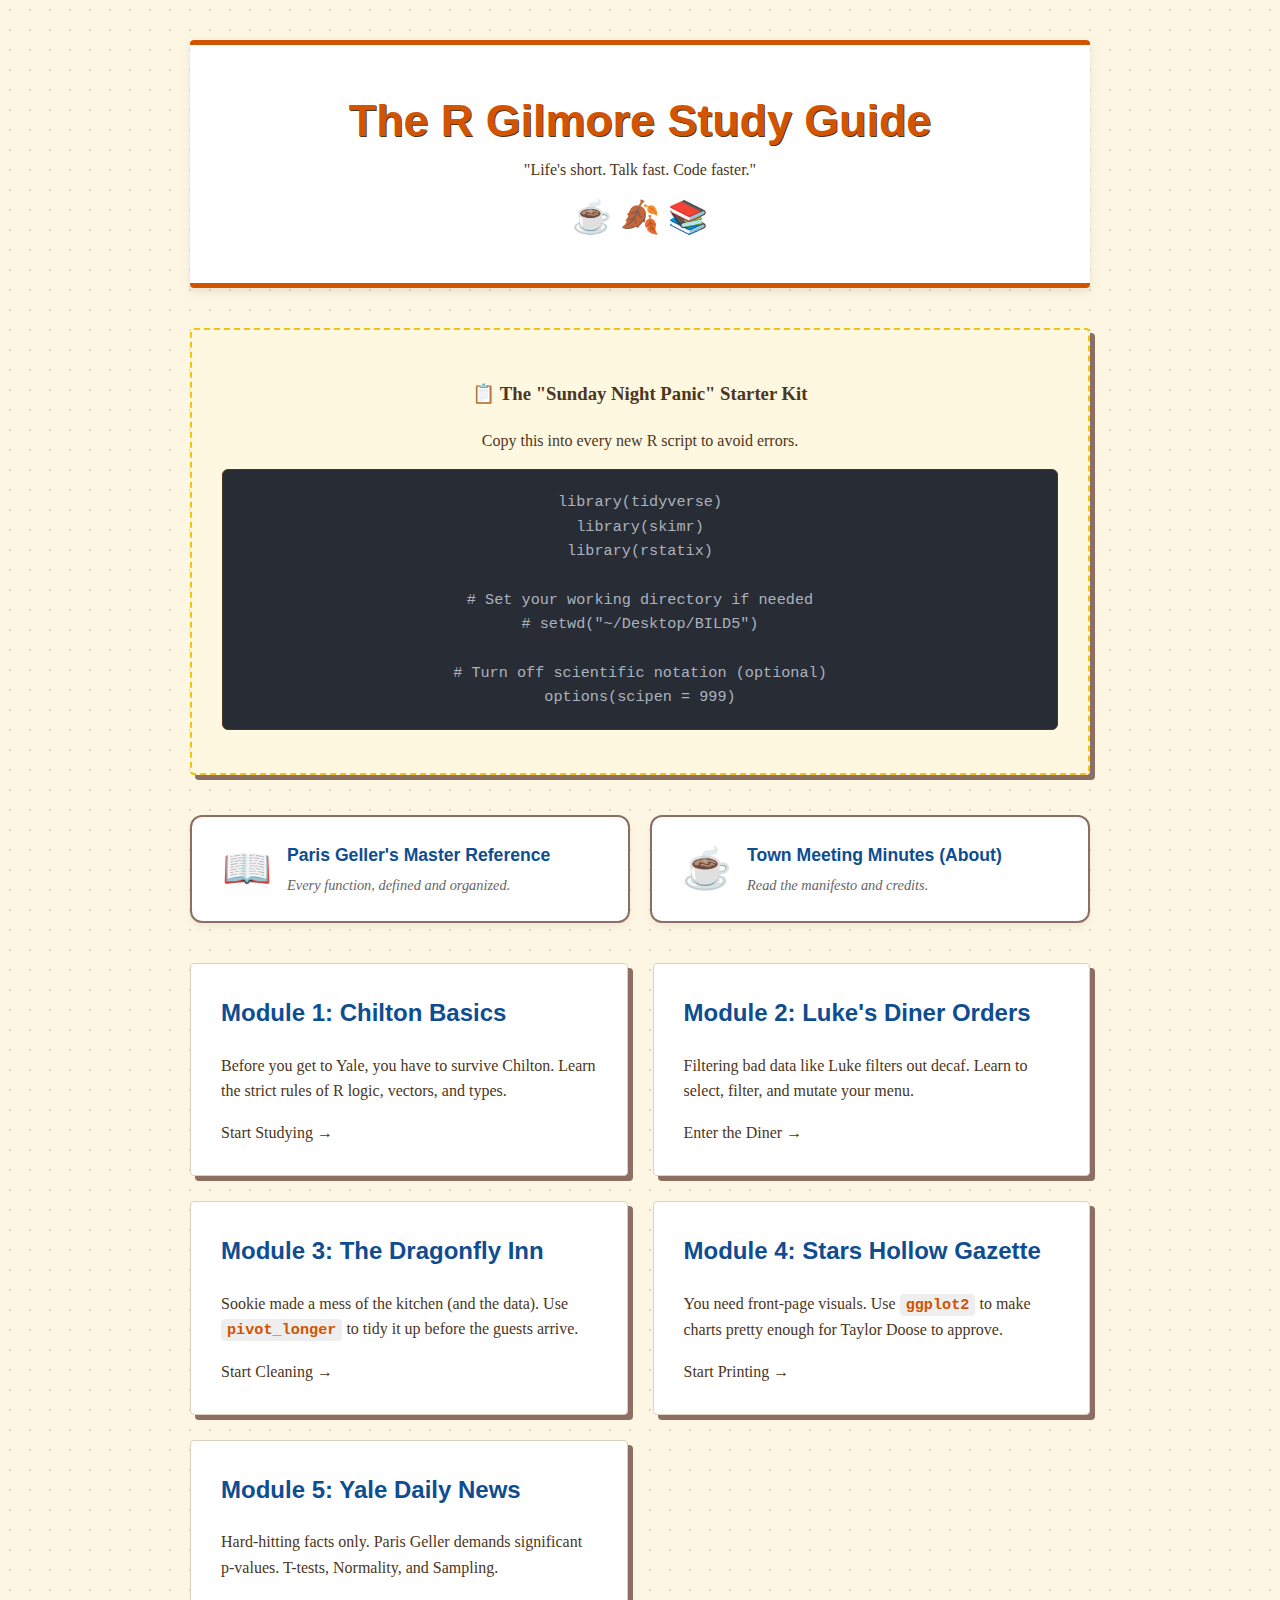
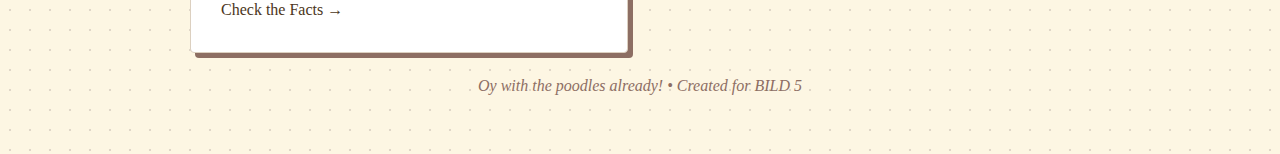
<file: index.html>
<!DOCTYPE html>
<html lang="en">
<head>
    <meta charset="UTF-8">
    <meta name="viewport" content="width=device-width, initial-scale=1.0">
    <title>The R Gilmore Study Guide</title>
    <link rel="stylesheet" href="style.css">
</head>
<body>

<header>
    <h1>The R Gilmore Study Guide</h1>
    <div class="subtitle">"Life's short. Talk fast. Code faster."</div>
    <div style="margin-top: 10px; font-size: 2em;">☕ 🍂 📚</div>
</header>
<div class="concept-card" style="text-align: center; background: #fff8e1; border: 2px dashed var(--luke-yellow);">
    <h3>📋 The "Sunday Night Panic" Starter Kit</h3>
    <p>Copy this into every new R script to avoid errors.</p>
    <pre><code>library(tidyverse)
library(skimr)
library(rstatix)

# Set your working directory if needed
# setwd("~/Desktop/BILD5")

# Turn off scientific notation (optional)
options(scipen = 999)</code></pre>
</div>
<div class="town-square-menu">

    <a href="reference.html" class="town-menu-item">
        <span class="menu-icon">📖</span>
        <div class="menu-text">
            <h3>Paris Geller's Master Reference</h3>
            <p>Every function, defined and organized.</p>
        </div>
    </a>

    <a href="about.html" class="town-menu-item">
        <span class="menu-icon">☕</span>
        <div class="menu-text">
            <h3>Town Meeting Minutes (About)</h3>
            <p>Read the manifesto and credits.</p>
        </div>
    </a>

</div>
<div class="module-grid">
    <a href="basics.html" class="module-card">
        <h2>Module 1: Chilton Basics</h2>
        <p>Before you get to Yale, you have to survive Chilton. Learn the strict rules of R logic, vectors, and types.</p>
        <span class="start-btn">Start Studying &rarr;</span>
    </a>

    <a href="wrangling.html" class="module-card">
        <h2>Module 2: Luke's Diner Orders</h2>
        <p>Filtering bad data like Luke filters out decaf. Learn to select, filter, and mutate your menu.</p>
        <span class="start-btn">Enter the Diner &rarr;</span>
    </a>

    <a href="tidying.html" class="module-card">
        <h2>Module 3: The Dragonfly Inn</h2>
        <p>Sookie made a mess of the kitchen (and the data). Use <code>pivot_longer</code> to tidy it up before the guests arrive.</p>
        <span class="start-btn">Start Cleaning &rarr;</span>
    </a>

    <a href="visualization.html" class="module-card">
        <h2>Module 4: Stars Hollow Gazette</h2>
        <p>You need front-page visuals. Use <code>ggplot2</code> to make charts pretty enough for Taylor Doose to approve.</p>
        <span class="start-btn">Start Printing &rarr;</span>
    </a>

    <a href="statistics.html" class="module-card">
        <h2>Module 5: Yale Daily News</h2>
        <p>Hard-hitting facts only. Paris Geller demands significant p-values. T-tests, Normality, and Sampling.</p>
        <span class="start-btn">Check the Facts &rarr;</span>
    </a>
</div>

<footer style="text-align: center; margin-top: 20px; color: #8d6e63; font-style: italic;">
    <p>Oy with the poodles already! • Created for BILD 5</p>
</footer>
</body>
</html>
</file>
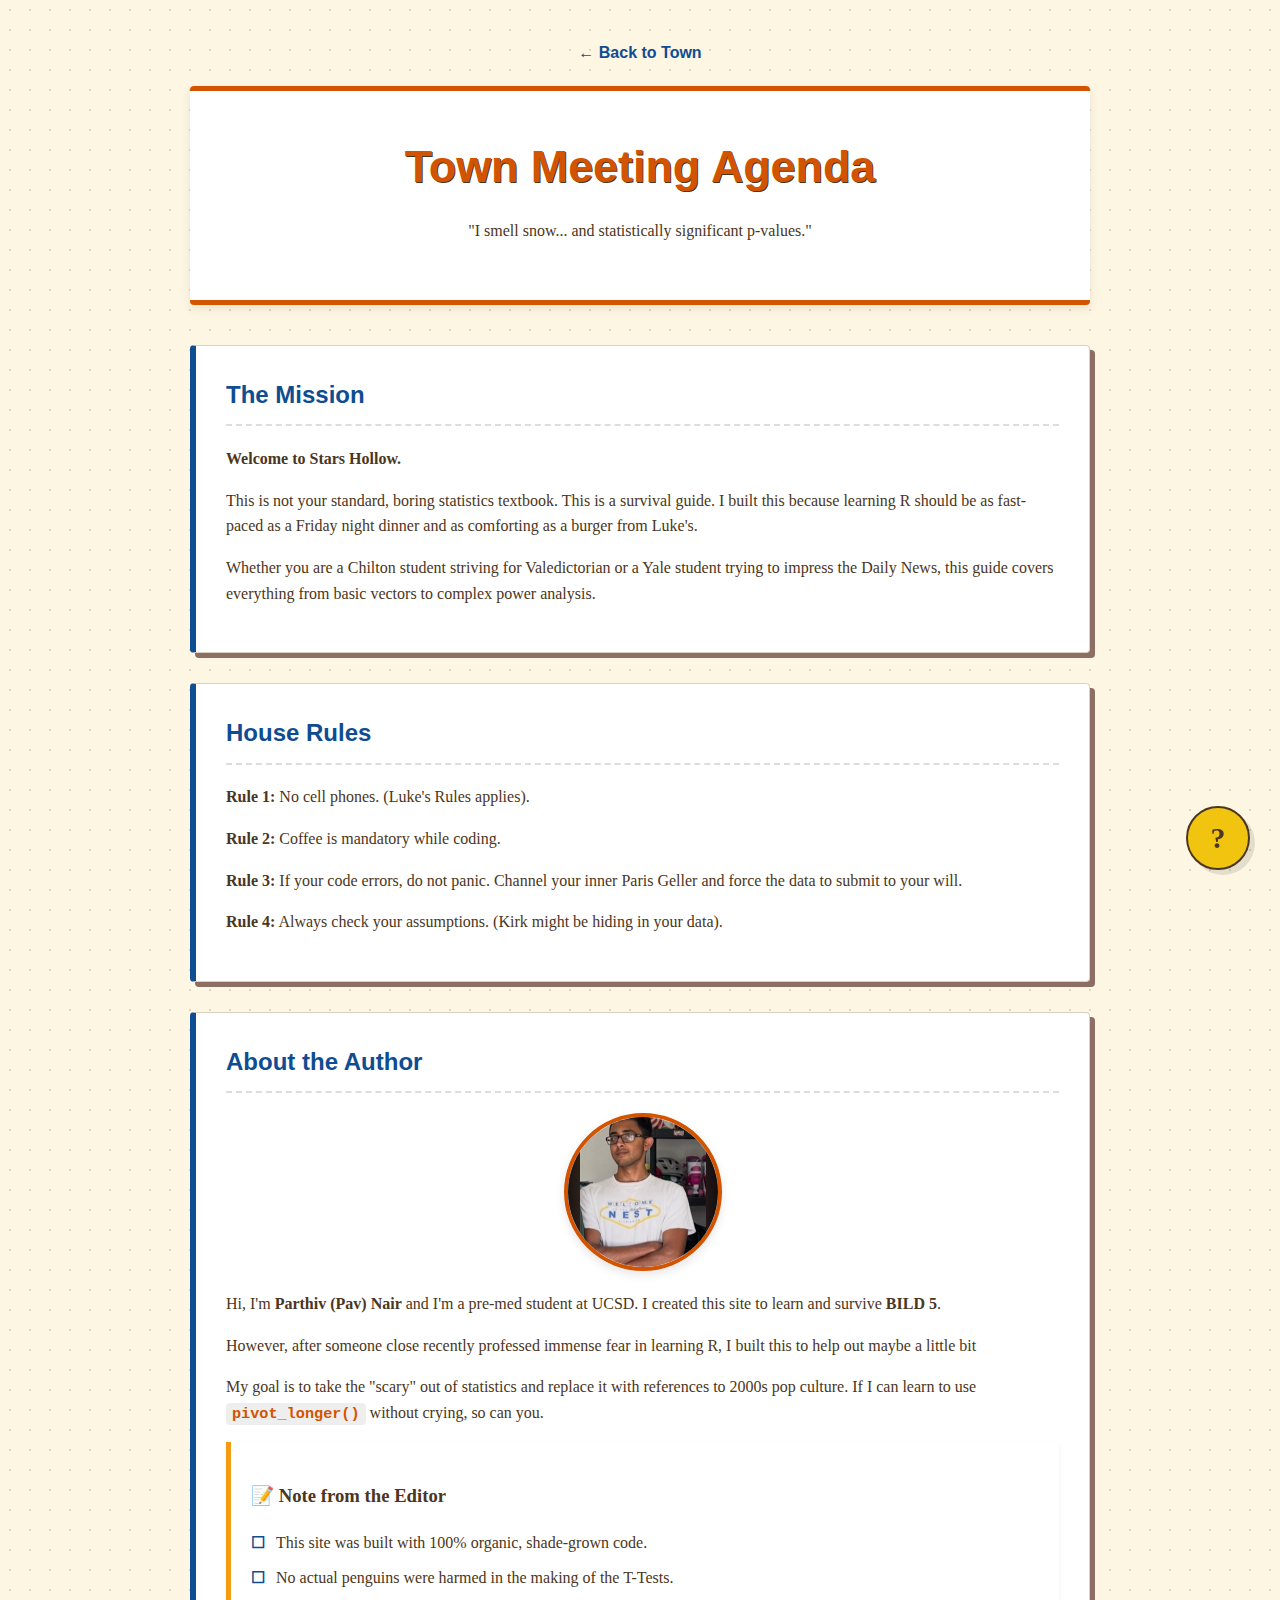
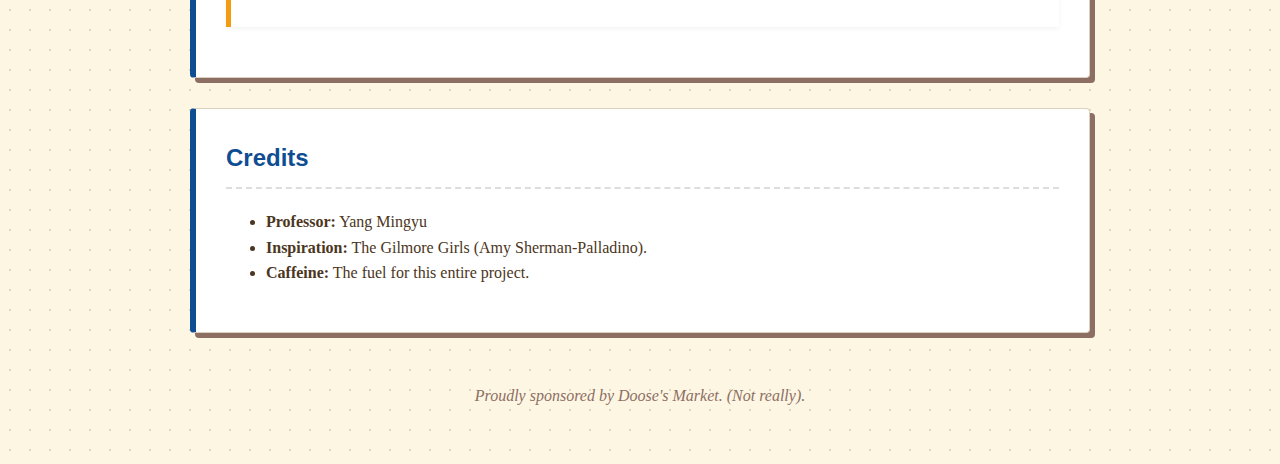
<file: about.html>
<!DOCTYPE html>
<html lang="en">
<head>
    <meta charset="UTF-8">
    <meta name="viewport" content="width=device-width, initial-scale=1.0">
    <title>About the Town</title>
    <link rel="stylesheet" href="style.css">
    <script src="script.js" defer></script>
</head>
<body>
<nav><a href="index.html">&larr; Back to Town</a></nav>
<header>
    <h1>Town Meeting Agenda</h1>
    <p>"I smell snow... and statistically significant p-values."</p>
</header>

<div class="concept-card">
    <h2>The Mission</h2>
    <p><strong>Welcome to Stars Hollow.</strong></p>
    <p>This is not your standard, boring statistics textbook. This is a survival guide. I built this because learning R should be as fast-paced as a Friday night dinner and as comforting as a burger from Luke's.</p>
    <p>Whether you are a Chilton student striving for Valedictorian or a Yale student trying to impress the Daily News, this guide covers everything from basic vectors to complex power analysis.</p>
</div>

<div class="concept-card">
    <h2>House Rules</h2>
    <p><strong>Rule 1:</strong> No cell phones. (Luke's Rules applies).</p>
    <p><strong>Rule 2:</strong> Coffee is mandatory while coding.</p>
    <p><strong>Rule 3:</strong> If your code errors, do not panic. Channel your inner Paris Geller and force the data to submit to your will.</p>
    <p><strong>Rule 4:</strong> Always check your assumptions. (Kirk might be hiding in your data).</p>
</div>

<div class="concept-card">
    <h2>About the Author</h2>
    <img src="IMG_9881.PNG" alt="The Author" class="author-photo">
    <p>Hi, I'm <strong>Parthiv (Pav) Nair</strong> and I'm a pre-med student at UCSD. I created this site to learn and survive <strong>BILD 5</strong>.</p>
    <p>However, after someone close recently professed immense fear in learning R, I built this to help out maybe a little bit </p>
    <p>My goal is to take the "scary" out of statistics and replace it with references to 2000s pop culture. If I can learn to use <code>pivot_longer()</code> without crying, so can you.</p>
    <div class="instruction-box">
        <h3>📝 Note from the Editor</h3>
        <ul class="instruction-list">
            <li>This site was built with 100% organic, shade-grown code.</li>
            <li>No actual penguins were harmed in the making of the T-Tests.</li>
        </ul>
    </div>
</div>

<div class="concept-card">
    <h2>Credits</h2>
    <ul>
        <li><strong>Professor:</strong> Yang Mingyu</li>
        <li><strong>Inspiration:</strong> The Gilmore Girls (Amy Sherman-Palladino).</li>
        <li><strong>Caffeine:</strong> The fuel for this entire project.</li>
    </ul>
</div>

<footer style="text-align: center; margin-top: 50px; color: #8d6e63; font-style: italic;">
    <p>Proudly sponsored by Doose's Market. (Not really).</p>
</footer>

</body>
</html>
</file>
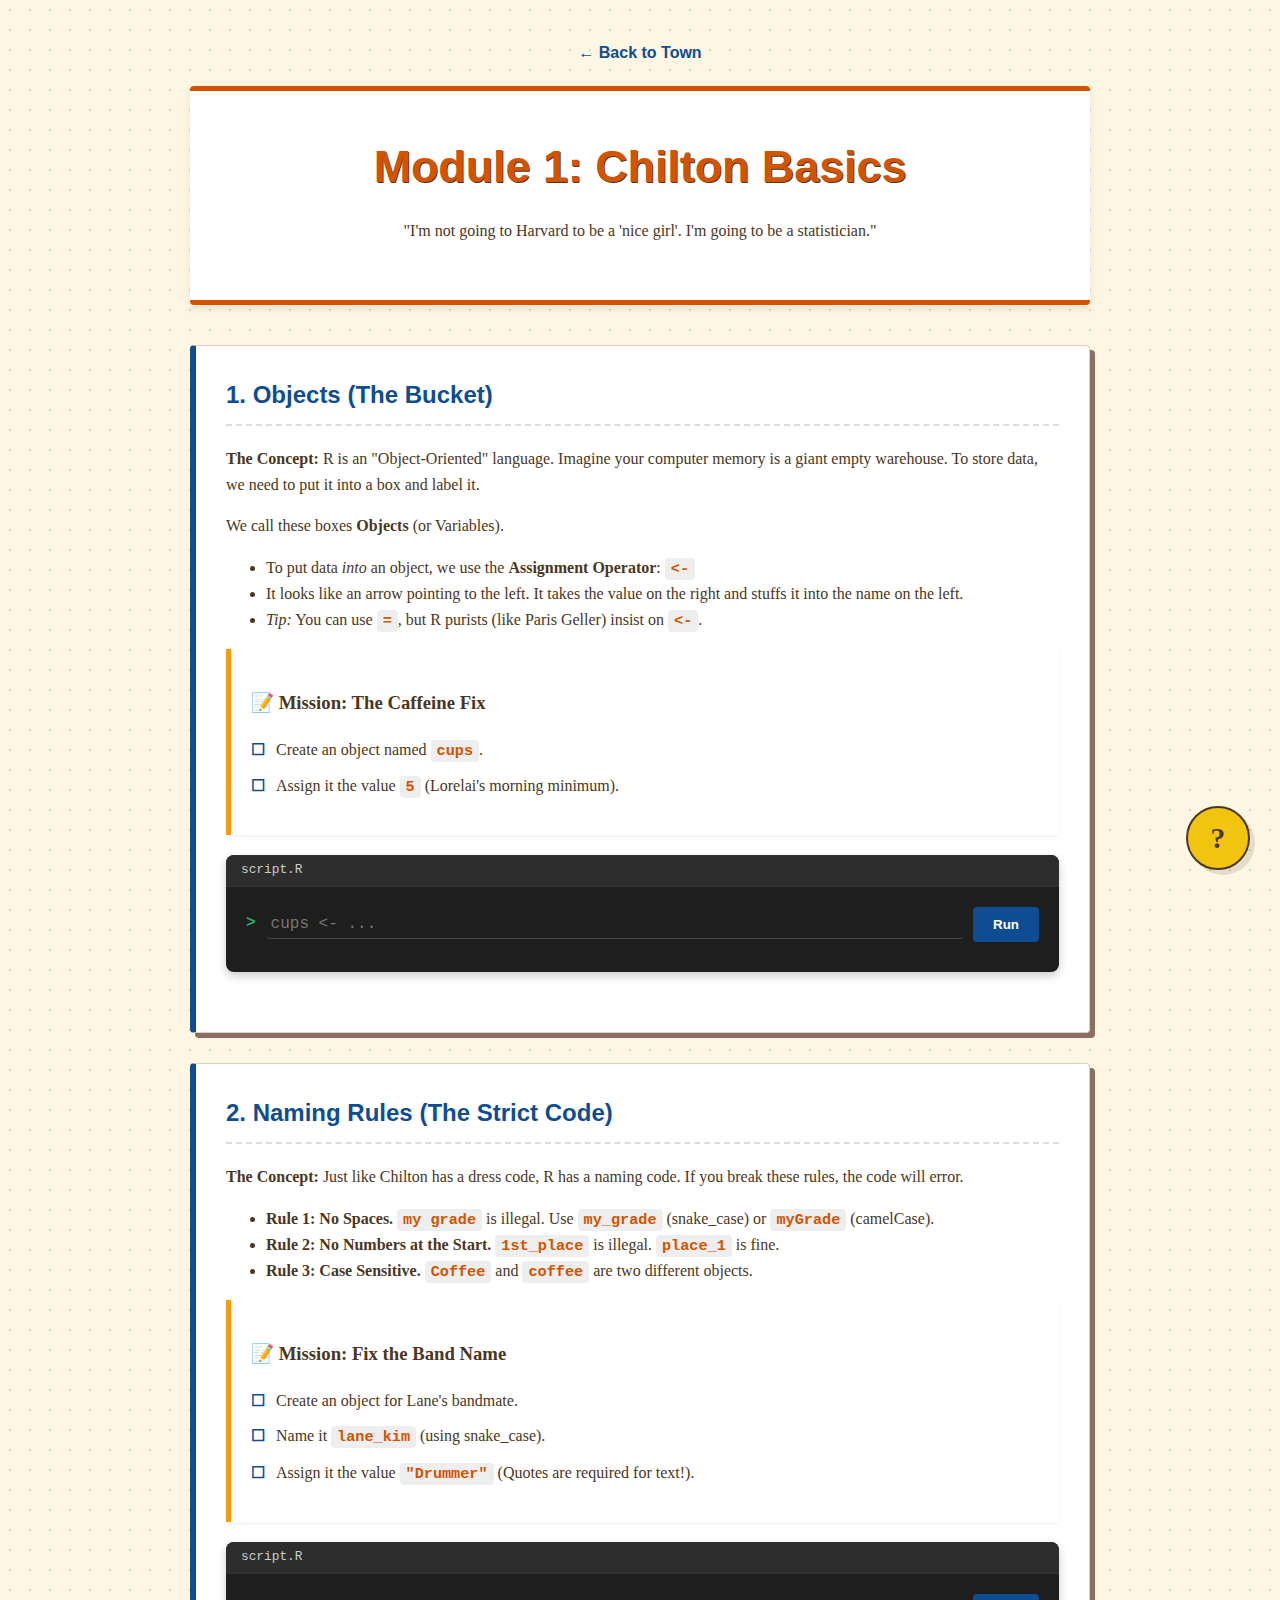
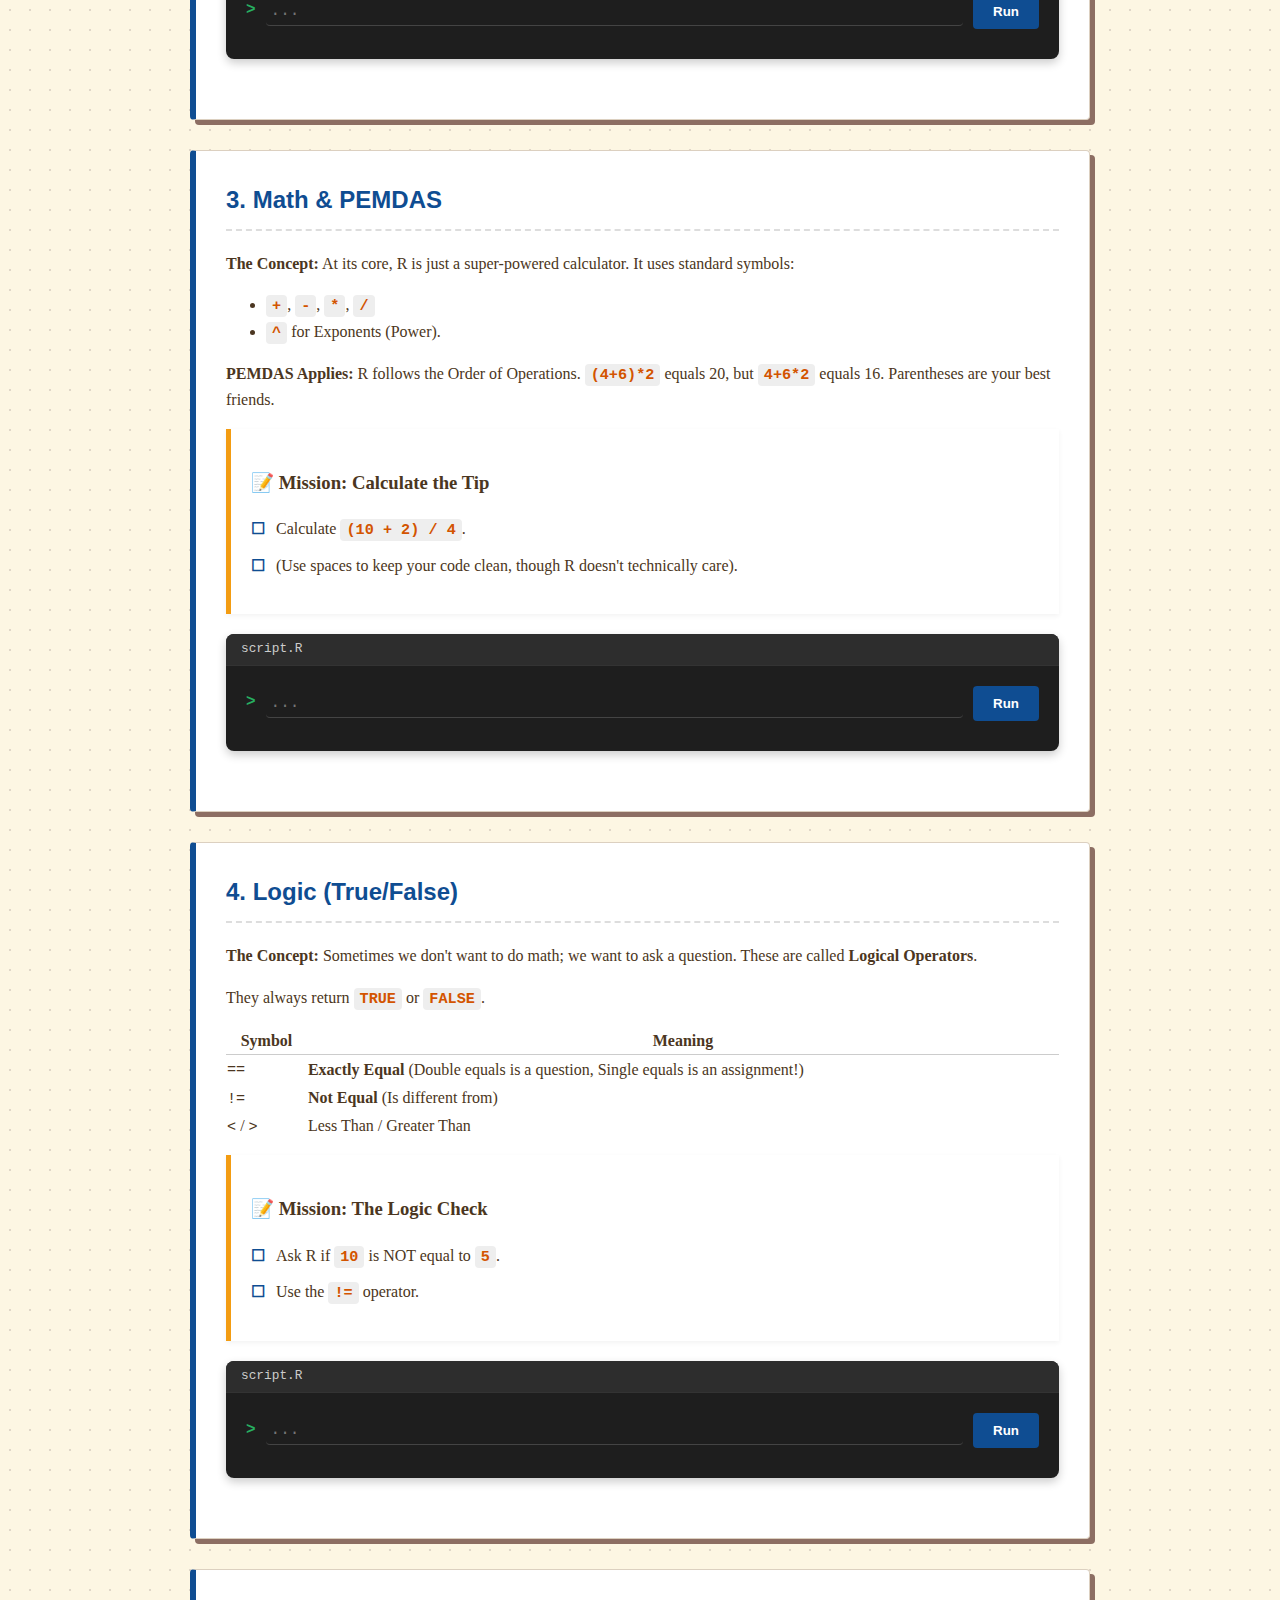
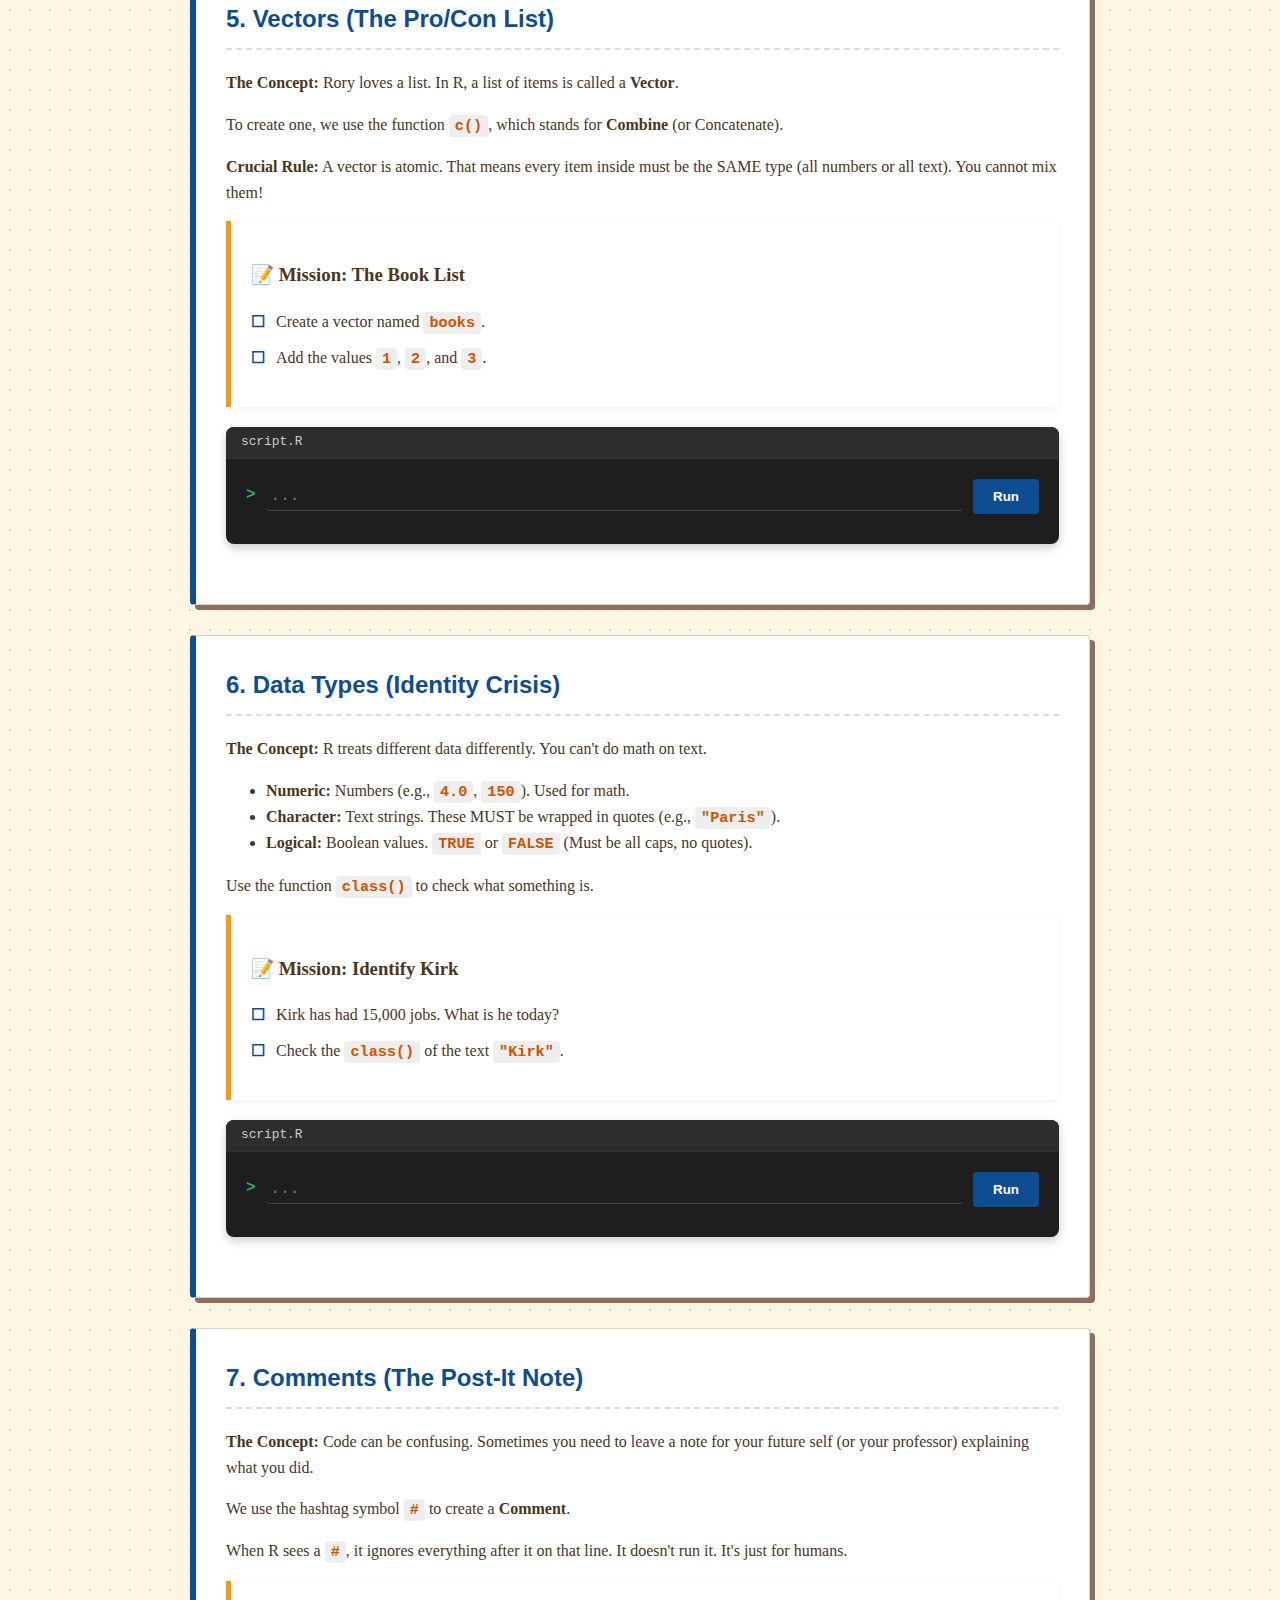
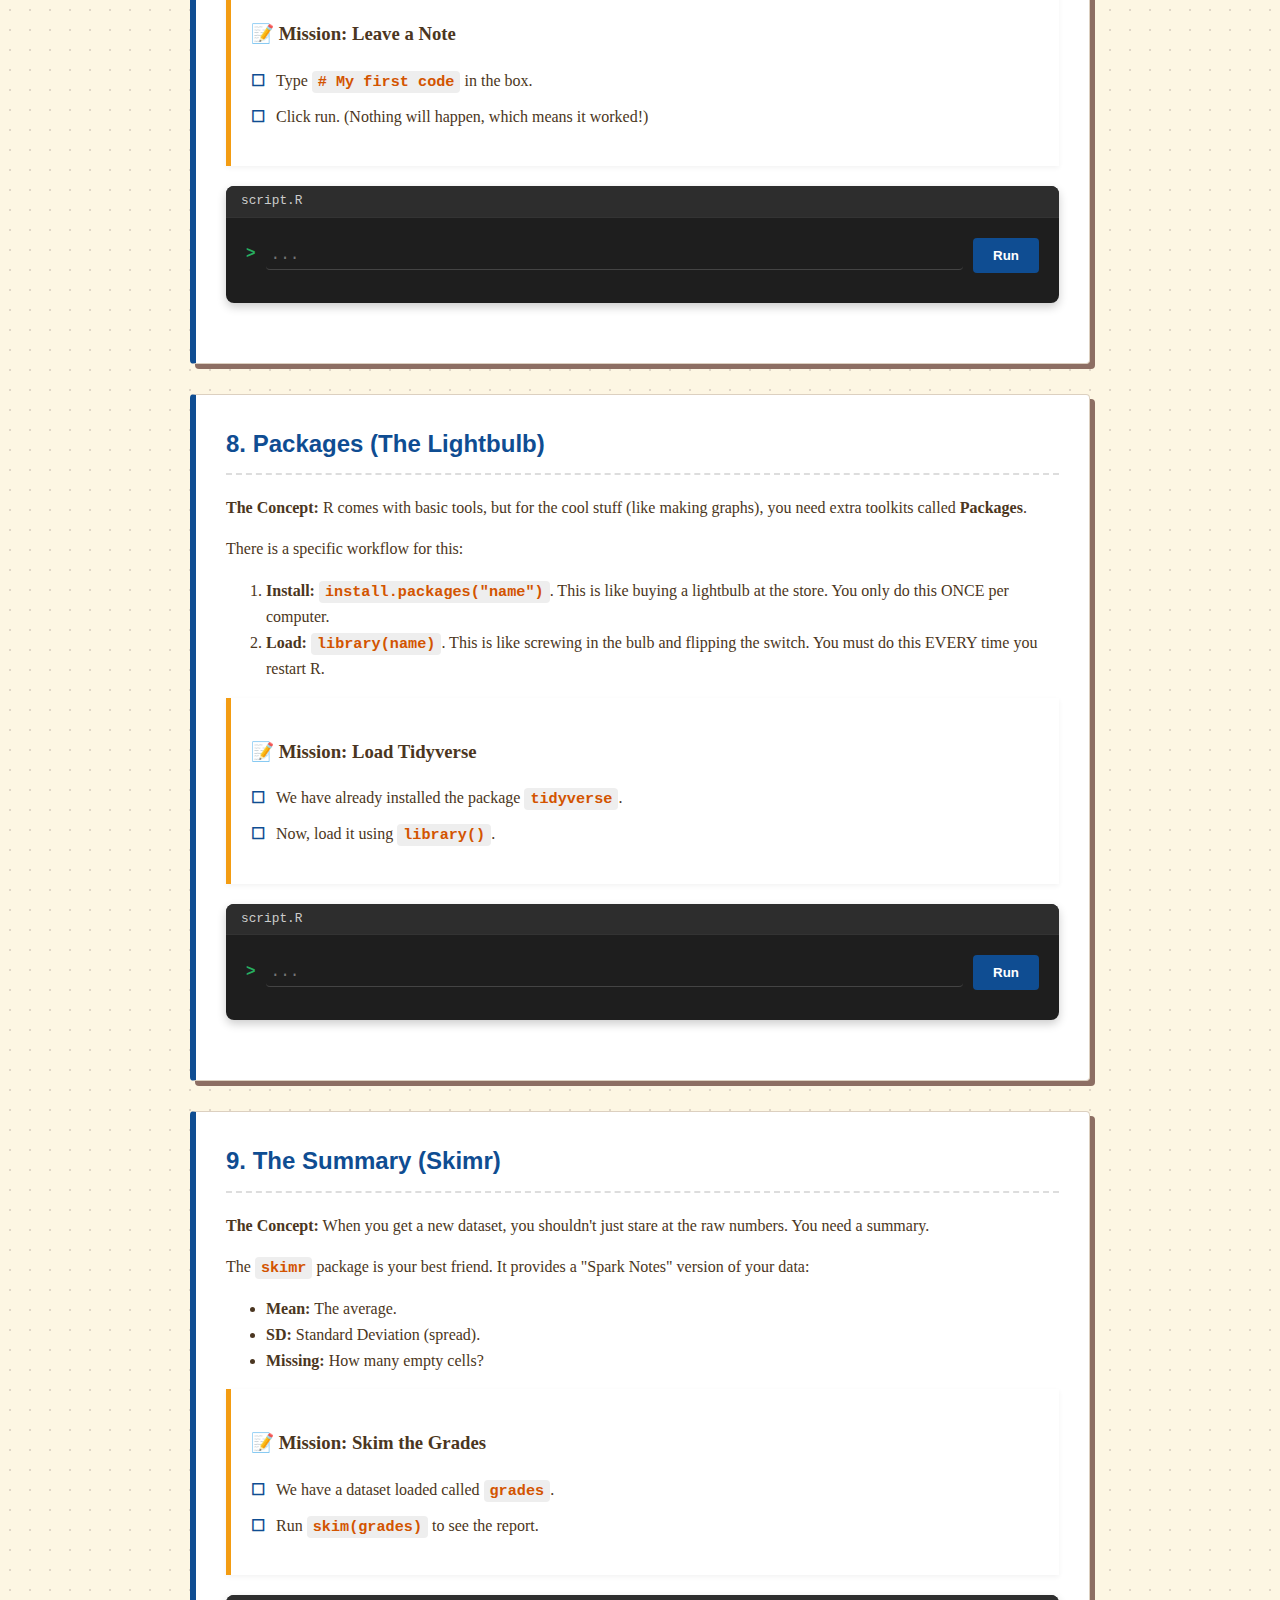
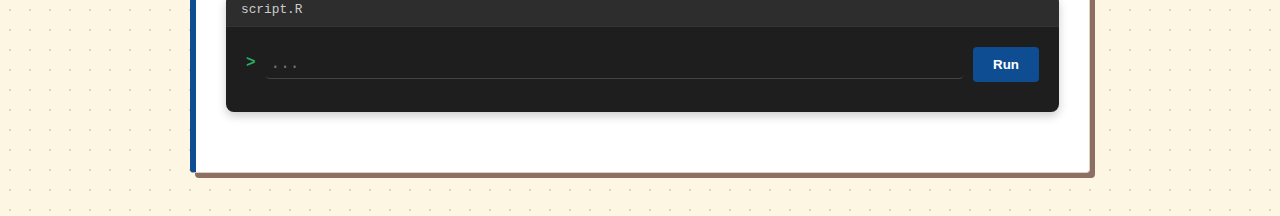
<file: basics.html>
<!DOCTYPE html>
<html lang="en">
<head>
    <meta charset="UTF-8">
    <meta name="viewport" content="width=device-width, initial-scale=1.0">
    <title>Module 1: Chilton Basics</title>
    <link rel="stylesheet" href="style.css">
    <script src="script.js" defer></script>
</head>
<body>
<nav><a href="index.html">&larr; Back to Town</a></nav>
<header>
    <h1>Module 1: Chilton Basics</h1>
    <p>"I'm not going to Harvard to be a 'nice girl'. I'm going to be a statistician."</p>
</header>

<div class="concept-card">
    <h2>1. Objects (The Bucket)</h2>

    <div class="lesson-text">
        <p><strong>The Concept:</strong> R is an "Object-Oriented" language. Imagine your computer memory is a giant empty warehouse. To store data, we need to put it into a box and label it.</p>

        <p>We call these boxes <strong>Objects</strong> (or Variables).</p>
        <ul>
            <li>To put data <em>into</em> an object, we use the <strong>Assignment Operator</strong>: <code>&lt;-</code></li>
            <li>It looks like an arrow pointing to the left. It takes the value on the right and stuffs it into the name on the left.</li>
            <li><em>Tip:</em> You can use <code>=</code>, but R purists (like Paris Geller) insist on <code>&lt;-</code>.</li>
        </ul>
    </div>

    <div class="instruction-box">
        <h3>📝 Mission: The Caffeine Fix</h3>
        <ul class="instruction-list">
            <li>Create an object named <code>cups</code>.</li>
            <li>Assign it the value <code>5</code> (Lorelai's morning minimum).</li>
        </ul>
    </div>
    <div class="editor-container">
        <div class="editor-header">script.R</div>
        <div class="editor-body">
            <div class="code-input-line">
                <span class="prompt">></span>
                <input type="text" class="editor-input input-code" placeholder="cups <- ...">
                <button class="check-btn" data-answer="cups <- 5" data-output="[1] 5">Run</button>
            </div>
        </div>
        <div class="console-output feedback"></div>
    </div>
</div>

<div class="concept-card">
    <h2>2. Naming Rules (The Strict Code)</h2>

    <div class="lesson-text">
        <p><strong>The Concept:</strong> Just like Chilton has a dress code, R has a naming code. If you break these rules, the code will error.</p>
        <ul>
            <li><strong>Rule 1: No Spaces.</strong> <code>my grade</code> is illegal. Use <code>my_grade</code> (snake_case) or <code>myGrade</code> (camelCase).</li>
            <li><strong>Rule 2: No Numbers at the Start.</strong> <code>1st_place</code> is illegal. <code>place_1</code> is fine.</li>
            <li><strong>Rule 3: Case Sensitive.</strong> <code>Coffee</code> and <code>coffee</code> are two different objects.</li>
        </ul>
    </div>

    <div class="instruction-box">
        <h3>📝 Mission: Fix the Band Name</h3>
        <ul class="instruction-list">
            <li>Create an object for Lane's bandmate.</li>
            <li>Name it <code>lane_kim</code> (using snake_case).</li>
            <li>Assign it the value <code>"Drummer"</code> (Quotes are required for text!).</li>
        </ul>
    </div>
    <div class="editor-container">
        <div class="editor-header">script.R</div>
        <div class="editor-body">
            <div class="code-input-line">
                <span class="prompt">></span>
                <input type="text" class="editor-input input-code" placeholder="...">
                <button class="check-btn" data-answer='lane_kim <- "Drummer"' data-output='[1] "Drummer"'>Run</button>
            </div>
        </div>
        <div class="console-output feedback"></div>
    </div>
</div>

<div class="concept-card">
    <h2>3. Math & PEMDAS</h2>

    <div class="lesson-text">
        <p><strong>The Concept:</strong> At its core, R is just a super-powered calculator. It uses standard symbols:</p>
        <ul>
            <li><code>+</code>, <code>-</code>, <code>*</code>, <code>/</code></li>
            <li><code>^</code> for Exponents (Power).</li>
        </ul>
        <p><strong>PEMDAS Applies:</strong> R follows the Order of Operations. <code>(4+6)*2</code> equals 20, but <code>4+6*2</code> equals 16. Parentheses are your best friends.</p>
    </div>

    <div class="instruction-box">
        <h3>📝 Mission: Calculate the Tip</h3>
        <ul class="instruction-list">
            <li>Calculate <code>(10 + 2) / 4</code>.</li>
            <li>(Use spaces to keep your code clean, though R doesn't technically care).</li>
        </ul>
    </div>
    <div class="editor-container">
        <div class="editor-header">script.R</div>
        <div class="editor-body">
            <div class="code-input-line">
                <span class="prompt">></span>
                <input type="text" class="editor-input input-code" placeholder="...">
                <button class="check-btn" data-answer="(10 + 2) / 4" data-output="[1] 3">Run</button>
            </div>
        </div>
        <div class="console-output feedback"></div>
    </div>
</div>

<div class="concept-card">
    <h2>4. Logic (True/False)</h2>

    <div class="lesson-text">
        <p><strong>The Concept:</strong> Sometimes we don't want to do math; we want to ask a question. These are called <strong>Logical Operators</strong>.</p>
        <p>They always return <code>TRUE</code> or <code>FALSE</code>.</p>
        <table style="width:100%; border-collapse: collapse; margin-bottom: 15px;">
            <tr style="border-bottom: 1px solid #ccc;"><th>Symbol</th><th>Meaning</th></tr>
            <tr><td><code>==</code></td><td><strong>Exactly Equal</strong> (Double equals is a question, Single equals is an assignment!)</td></tr>
            <tr><td><code>!=</code></td><td><strong>Not Equal</strong> (Is different from)</td></tr>
            <tr><td><code>&lt;</code> / <code>&gt;</code></td><td>Less Than / Greater Than</td></tr>
        </table>
    </div>

    <div class="instruction-box">
        <h3>📝 Mission: The Logic Check</h3>
        <ul class="instruction-list">
            <li>Ask R if <code>10</code> is NOT equal to <code>5</code>.</li>
            <li>Use the <code>!=</code> operator.</li>
        </ul>
    </div>
    <div class="editor-container">
        <div class="editor-header">script.R</div>
        <div class="editor-body">
            <div class="code-input-line">
                <span class="prompt">></span>
                <input type="text" class="editor-input input-code" placeholder="...">
                <button class="check-btn" data-answer="10 != 5" data-output="[1] TRUE">Run</button>
            </div>
        </div>
        <div class="console-output feedback"></div>
    </div>
</div>

<div class="concept-card">
    <h2>5. Vectors (The Pro/Con List)</h2>

    <div class="lesson-text">
        <p><strong>The Concept:</strong> Rory loves a list. In R, a list of items is called a <strong>Vector</strong>.</p>
        <p>To create one, we use the function <code>c()</code>, which stands for <strong>Combine</strong> (or Concatenate).</p>

        <p><strong>Crucial Rule:</strong> A vector is atomic. That means every item inside must be the SAME type (all numbers or all text). You cannot mix them!</p>
    </div>

    <div class="instruction-box">
        <h3>📝 Mission: The Book List</h3>
        <ul class="instruction-list">
            <li>Create a vector named <code>books</code>.</li>
            <li>Add the values <code>1</code>, <code>2</code>, and <code>3</code>.</li>
        </ul>
    </div>
    <div class="editor-container">
        <div class="editor-header">script.R</div>
        <div class="editor-body">
            <div class="code-input-line">
                <span class="prompt">></span>
                <input type="text" class="editor-input input-code" placeholder="...">
                <button class="check-btn" data-answer="books <- c(1, 2, 3)" data-output="[1] 1 2 3">Run</button>
            </div>
        </div>
        <div class="console-output feedback"></div>
    </div>
</div>

<div class="concept-card">
    <h2>6. Data Types (Identity Crisis)</h2>

    <div class="lesson-text">
        <p><strong>The Concept:</strong> R treats different data differently. You can't do math on text.</p>

        <ul>
            <li><strong>Numeric:</strong> Numbers (e.g., <code>4.0</code>, <code>150</code>). Used for math.</li>
            <li><strong>Character:</strong> Text strings. These MUST be wrapped in quotes (e.g., <code>"Paris"</code>).</li>
            <li><strong>Logical:</strong> Boolean values. <code>TRUE</code> or <code>FALSE</code> (Must be all caps, no quotes).</li>
        </ul>
        <p>Use the function <code>class()</code> to check what something is.</p>
    </div>

    <div class="instruction-box">
        <h3>📝 Mission: Identify Kirk</h3>
        <ul class="instruction-list">
            <li>Kirk has had 15,000 jobs. What is he today?</li>
            <li>Check the <code>class()</code> of the text <code>"Kirk"</code>.</li>
        </ul>
    </div>
    <div class="editor-container">
        <div class="editor-header">script.R</div>
        <div class="editor-body">
            <div class="code-input-line">
                <span class="prompt">></span>
                <input type="text" class="editor-input input-code" placeholder="...">
                <button class="check-btn" data-answer='class("Kirk")' data-output='[1] "character"'>Run</button>
            </div>
        </div>
        <div class="console-output feedback"></div>
    </div>
</div>

<div class="concept-card">
    <h2>7. Comments (The Post-It Note)</h2>

    <div class="lesson-text">
        <p><strong>The Concept:</strong> Code can be confusing. Sometimes you need to leave a note for your future self (or your professor) explaining what you did.</p>
        <p>We use the hashtag symbol <code>#</code> to create a <strong>Comment</strong>.</p>
        <p>When R sees a <code>#</code>, it ignores everything after it on that line. It doesn't run it. It's just for humans.</p>
    </div>

    <div class="instruction-box">
        <h3>📝 Mission: Leave a Note</h3>
        <ul class="instruction-list">
            <li>Type <code># My first code</code> in the box.</li>
            <li>Click run. (Nothing will happen, which means it worked!)</li>
        </ul>
    </div>
    <div class="editor-container">
        <div class="editor-header">script.R</div>
        <div class="editor-body">
            <div class="code-input-line">
                <span class="prompt">></span>
                <input type="text" class="editor-input input-code" placeholder="...">
                <button class="check-btn" data-answer="# My first code" data-output="">Run</button>
            </div>
        </div>
        <div class="console-output feedback"></div>
    </div>
</div>

<div class="concept-card">
    <h2>8. Packages (The Lightbulb)</h2>

    <div class="lesson-text">
        <p><strong>The Concept:</strong> R comes with basic tools, but for the cool stuff (like making graphs), you need extra toolkits called <strong>Packages</strong>.</p>
        <p>There is a specific workflow for this:</p>
        <ol>
            <li><strong>Install:</strong> <code>install.packages("name")</code>. This is like buying a lightbulb at the store. You only do this ONCE per computer.</li>
            <li><strong>Load:</strong> <code>library(name)</code>. This is like screwing in the bulb and flipping the switch. You must do this EVERY time you restart R.</li>
        </ol>
    </div>

    <div class="instruction-box">
        <h3>📝 Mission: Load Tidyverse</h3>
        <ul class="instruction-list">
            <li>We have already installed the package <code>tidyverse</code>.</li>
            <li>Now, load it using <code>library()</code>.</li>
        </ul>
    </div>
    <div class="editor-container">
        <div class="editor-header">script.R</div>
        <div class="editor-body">
            <div class="code-input-line">
                <span class="prompt">></span>
                <input type="text" class="editor-input input-code" placeholder="...">
                <button class="check-btn" data-answer="library(tidyverse)" data-output="── Attaching packages ──────────────── tidyverse 1.3.1 ──">Run</button>
            </div>
        </div>
        <div class="console-output feedback"></div>
    </div>
</div>

<div class="concept-card">
    <h2>9. The Summary (Skimr)</h2>

    <div class="lesson-text">
        <p><strong>The Concept:</strong> When you get a new dataset, you shouldn't just stare at the raw numbers. You need a summary.</p>
        <p>The <code>skimr</code> package is your best friend. It provides a "Spark Notes" version of your data:</p>
        <ul>
            <li><strong>Mean:</strong> The average.</li>
            <li><strong>SD:</strong> Standard Deviation (spread).</li>
            <li><strong>Missing:</strong> How many empty cells?</li>
        </ul>
    </div>

    <div class="instruction-box">
        <h3>📝 Mission: Skim the Grades</h3>
        <ul class="instruction-list">
            <li>We have a dataset loaded called <code>grades</code>.</li>
            <li>Run <code>skim(grades)</code> to see the report.</li>
        </ul>
    </div>
    <div class="editor-container">
        <div class="editor-header">script.R</div>
        <div class="editor-body">
            <div class="code-input-line">
                <span class="prompt">></span>
                <input type="text" class="editor-input input-code" placeholder="...">
                <button class="check-btn"
                        data-answer="skim(grades)"
                        data-output="── Data Summary ────────────────────────
                            Name: grades
                            Rows: 100
                            Mean: 88.5">Run</button>
            </div>
        </div>
        <div class="console-output feedback"></div>
    </div>
</div>

</body>
</html>
</file>
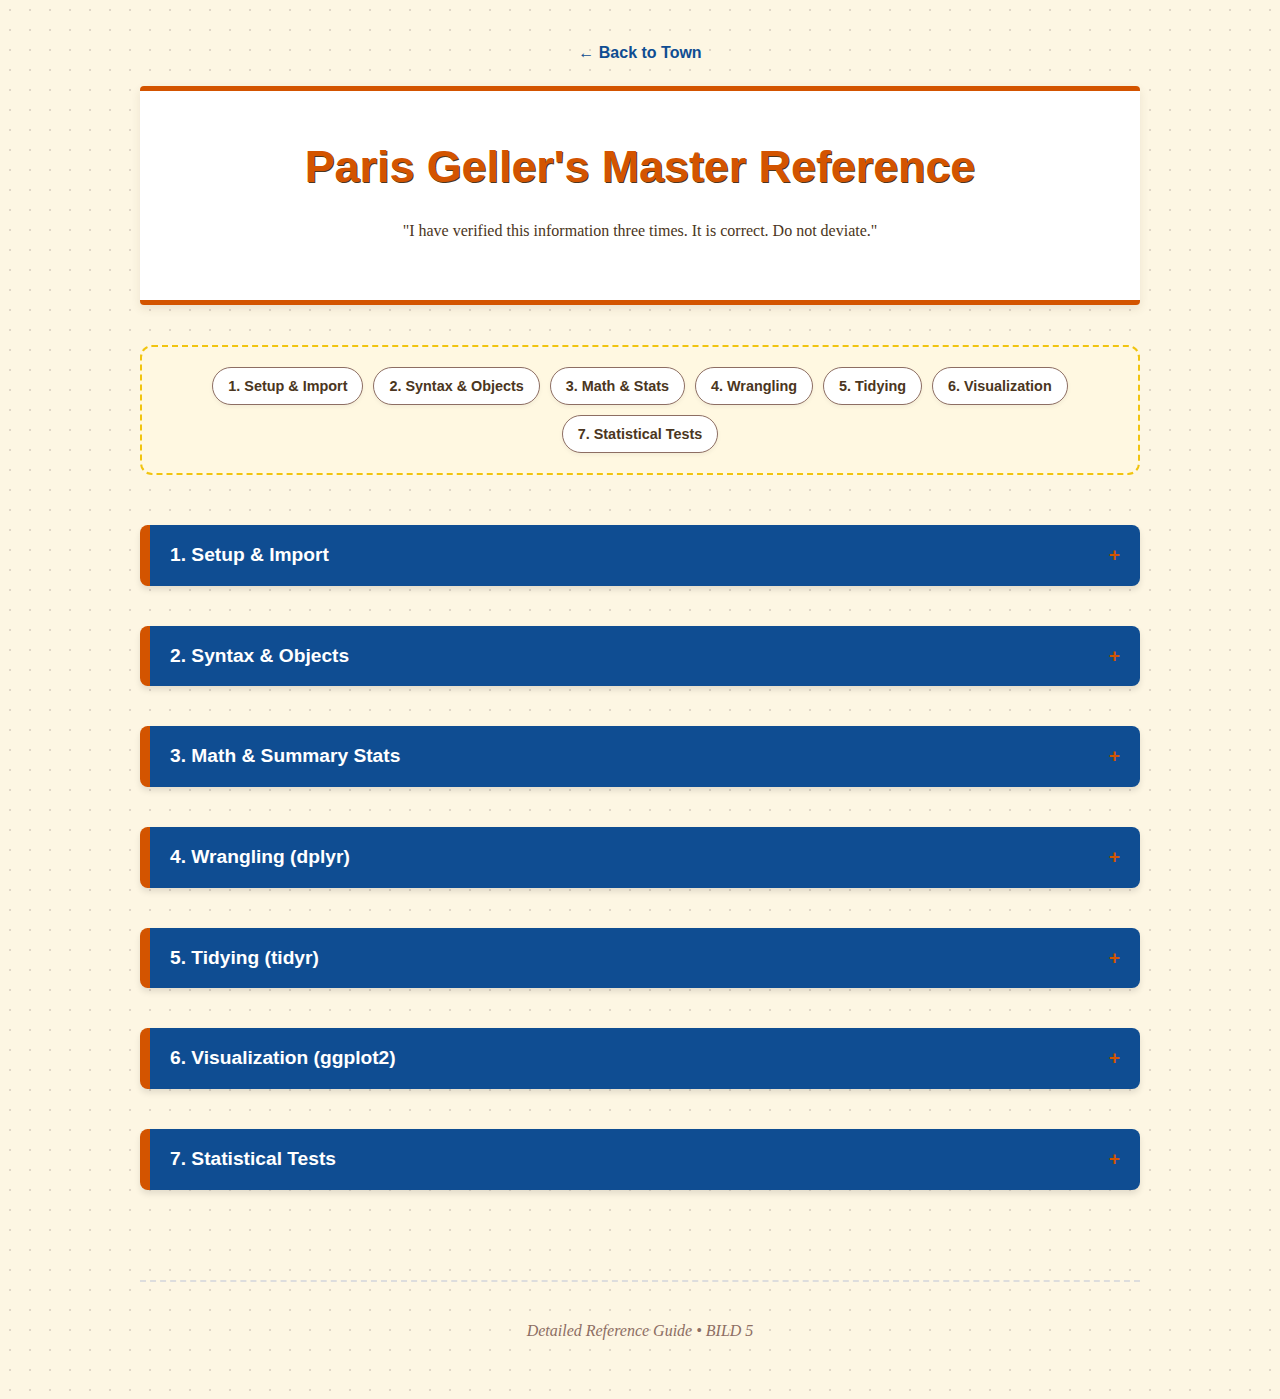
<file: reference.html>
<!DOCTYPE html>
<html lang="en">
<head>
    <meta charset="UTF-8">
    <meta name="viewport" content="width=device-width, initial-scale=1.0">
    <title>Paris Geller's Master Reference</title>
    <link rel="stylesheet" href="style.css">
    <script>
        // SMART NAVIGATION SCRIPT
        function openSection(id) {
            // 1. Close all other sections to keep it clean (Optional - remove this block if you want them to stay open)
            document.querySelectorAll('details').forEach((el) => {
                el.removeAttribute('open');
            });

            // 2. Open the target section
            const target = document.getElementById(id);
            if (target) {
                target.setAttribute('open', '');

                // 3. Scroll to it smoothly
                target.scrollIntoView({ behavior: 'smooth', block: 'start' });
            }
        }
    </script>
    <style>
        /* --- SPECIAL REFERENCE STYLING --- */
        body { max-width: 1000px; } /* Wider reading area */

        /* The Dropdown Header (Clickable) */
        summary {
            background: var(--yale-blue);
            color: white;
            padding: 15px 20px;
            border-radius: 8px;
            margin-top: 30px;
            margin-bottom: 10px;
            font-family: 'Segoe UI', sans-serif;
            border-left: 10px solid var(--autumn-orange);
            box-shadow: 0 4px 6px rgba(0,0,0,0.1);
            cursor: pointer;
            font-weight: bold;
            font-size: 1.2em;
            list-style: none; /* Hides default triangle */
            transition: background 0.2s;
        }

        summary:hover {
            background: #1a5276; /* Slightly darker blue on hover */
        }

        /* Custom Arrow */
        summary::after {
            content: '+';
            float: right;
            font-weight: bold;
            color: var(--autumn-orange);
        }

        details[open] summary::after {
            content: '-';
        }

        /* The Content Inside */
        .ref-content {
            padding: 10px 5px;
            animation: fadeIn 0.3s ease-in-out;
        }

        @keyframes fadeIn {
            from { opacity: 0; transform: translateY(-10px); }
            to { opacity: 1; transform: translateY(0); }
        }

        .ref-item {
            background: white;
            border: 1px solid #ddd;
            border-left: 5px solid #ccc;
            padding: 25px;
            margin-bottom: 30px;
            border-radius: 8px;
            box-shadow: 0 2px 5px rgba(0,0,0,0.05);
        }

        .ref-item h3 {
            color: var(--yale-blue);
            margin-top: 0;
            font-family: 'Consolas', monospace;
            font-size: 1.5em;
            border-bottom: 1px solid #eee;
            padding-bottom: 10px;
        }

        .syntax-block {
            background: #282c34;
            color: #abb2bf;
            padding: 15px;
            border-radius: 6px;
            font-family: 'Consolas', monospace;
            margin: 15px 0;
            overflow-x: auto;
        }

        .arg-list {
            background: #f9f9f9;
            padding: 15px;
            border-radius: 6px;
            margin: 15px 0;
        }
        .arg-list li { margin-bottom: 8px; }
        .arg-name { font-family: monospace; font-weight: bold; color: #d35400; }

        .warning-box {
            background: #fff5f5;
            border-left: 5px solid #c0392b;
            padding: 15px;
            color: #c0392b;
            font-style: italic;
            margin-top: 15px;
        }
        .warning-title { font-weight: bold; text-transform: uppercase; font-size: 0.8em; display: block; margin-bottom: 5px; }

        /* REPURPOSED TOC Styling (Buttons) */
        .toc {
            background: #fff8e1;
            padding: 20px;
            border: 2px dashed var(--luke-yellow);
            border-radius: 12px;
            margin-bottom: 50px;
            text-align: center;
            display: flex;
            flex-wrap: wrap;
            justify-content: center;
            gap: 10px;
        }

        .toc-btn {
            background: white;
            border: 1px solid var(--coffee-light);
            color: var(--coffee-dark);
            padding: 10px 15px;
            border-radius: 20px; /* Pill shape */
            cursor: pointer;
            font-weight: bold;
            font-size: 0.9em;
            transition: all 0.2s;
            box-shadow: 0 2px 4px rgba(0,0,0,0.05);
        }

        .toc-btn:hover {
            background: var(--autumn-orange);
            color: white;
            transform: translateY(-2px);
            border-color: var(--autumn-orange);
        }
    </style>
</head>
<body>
<nav><a href="index.html">&larr; Back to Town</a></nav>
<header>
    <h1>Paris Geller's Master Reference</h1>
    <p>"I have verified this information three times. It is correct. Do not deviate."</p>
</header>

<div class="toc">
    <button class="toc-btn" onclick="openSection('setup')">1. Setup & Import</button>
    <button class="toc-btn" onclick="openSection('basics')">2. Syntax & Objects</button>
    <button class="toc-btn" onclick="openSection('math')">3. Math & Stats</button>
    <button class="toc-btn" onclick="openSection('wrangling')">4. Wrangling</button>
    <button class="toc-btn" onclick="openSection('tidying')">5. Tidying</button>
    <button class="toc-btn" onclick="openSection('viz')">6. Visualization</button>
    <button class="toc-btn" onclick="openSection('testing')">7. Statistical Tests</button>
</div>

<details id="setup">
    <summary>1. Setup & Import</summary>
    <div class="ref-content">
        <div class="ref-item">
            <h3>install.packages() / library()</h3>
            <p><strong>Usage:</strong> The two-step process to get tools (like buying a bulb vs. turning it on).</p>
            <div class="syntax-block">
                install.packages("pkg_name") <span style="color:#7f8c8d"># Run ONCE per computer</span>
                library(pkg_name)            <span style="color:#7f8c8d"># Run EVERY time you restart R</span>
            </div>
            <div class="warning-box">
                <span class="warning-title">Paris's Warning:</span>
                <code>install</code> REQUIRES quotes (<code>"tidyverse"</code>). <code>library</code> does NOT require quotes (<code>tidyverse</code>). Memorize this.
            </div>
        </div>

        <div class="ref-item">
            <h3>read.csv()</h3>
            <p><strong>Usage:</strong> Loads a dataset file into R.</p>
            <div class="syntax-block">my_data <- read.csv("filename.csv")</div>
            <div class="arg-list">
                <strong>Arguments:</strong>
                <ul>
                    <li><span class="arg-name">file</span>: The name of the file in quotes. Must include <code>.csv</code>.</li>
                    <li><span class="arg-name">header</span>: (Optional) <code>TRUE</code> if the first row contains column names.</li>
                </ul>
            </div>
            <div class="warning-box">
                <span class="warning-title">Common Error:</span>
                "File not found"? Check your spelling. Check that the file is in the <strong>same folder</strong> as your R script.
            </div>
        </div>
    </div>
</details>

<details id="basics">
    <summary>2. Syntax & Objects</summary>
    <div class="ref-content">
        <div class="ref-item">
            <h3>&lt;- (Assignment)</h3>
            <p><strong>Usage:</strong> Creates an object (variable) and saves data inside it.</p>
            <div class="syntax-block">name &lt;- value</div>
            <p><strong>Example:</strong> <code>gpa &lt;- 4.0</code></p>
            <div class="warning-box">
                <span class="warning-title">Nuance:</span>
                Keyboard Shortcut: <code>Alt</code> + <code>-</code> (Windows) or <code>Option</code> + <code>-</code> (Mac).
            </div>
        </div>

        <div class="ref-item">
            <h3>c()</h3>
            <p><strong>Usage:</strong> "Combine". Creates a <strong>Vector</strong> (a list of values).</p>
            <div class="syntax-block">my_vector &lt;- c(value1, value2, value3)</div>
            <div class="warning-box">
                <span class="warning-title">Paris's Warning:</span>
                A vector must be <strong>ATOMIC</strong>. That means you cannot mix Numbers and Text. If you try <code>c(1, 2, "three")</code>, R will force them all to be text: <code>"1", "2", "three"</code>.
            </div>
        </div>

        <div class="ref-item">
            <h3>class()</h3>
            <p><strong>Usage:</strong> Checks the data type of an object. Essential for debugging "Argument is not numeric" errors.</p>
            <div class="syntax-block">class(object_name)</div>
            <p><strong>Returns:</strong> <code>"numeric"</code>, <code>"character"</code>, <code>"logical"</code>, or <code>"data.frame"</code>.</p>
        </div>
    </div>
</details>

<details id="math">
    <summary>3. Math & Summary Stats</summary>
    <div class="ref-content">
        <div class="ref-item">
            <h3>mean() / sd() / median()</h3>
            <p><strong>Usage:</strong> Calculates basic statistics of a vector.</p>
            <div class="syntax-block">
                mean(vector, na.rm = FALSE)
                sd(vector)
                max(vector)
            </div>
            <div class="arg-list">
                <strong>Key Argument:</strong>
                <ul>
                    <li><span class="arg-name">na.rm</span>: "NA Remove". If your data has missing values (NA), the result will be NA unless you set this to <code>TRUE</code>.</li>
                </ul>
            </div>
            <div class="warning-box">
                <span class="warning-title">Pro Tip:</span>
                If you get <code>NA</code> as an answer, try <code>mean(data, na.rm = TRUE)</code>.
            </div>
        </div>

        <div class="ref-item">
            <h3>skim()</h3>
            <p><strong>Usage:</strong> (From <code>skimr</code>) The ultimate summary function. Gives Mean, SD, Histograms, and Missing counts for every column.</p>
            <div class="syntax-block">skim(dataframe)</div>
        </div>

        <div class="ref-item">
            <h3>table() / unique()</h3>
            <p><strong>Usage:</strong> Inspecting categorical data.</p>
            <ul>
                <li><code>unique(vec)</code>: Shows a list of unique values (removes duplicates).</li>
                <li><code>table(vec)</code>: Counts how many times each value appears.</li>
            </ul>
        </div>
    </div>
</details>

<details id="wrangling">
    <summary>4. Wrangling (dplyr)</summary>
    <div class="ref-content">
        <div class="ref-item">
            <h3>|&gt; (The Pipe)</h3>
            <p><strong>Usage:</strong> Passes the output of the left side to the function on the right. Reads as "And Then".</p>
            <div class="syntax-block">data |&gt; filter(...) |&gt; select(...)</div>
            <div class="warning-box">
                <span class="warning-title">Note:</span>
                You may also see <code>%&gt;%</code> (the old Magrittr pipe). For this class, they are interchangeable.
            </div>
        </div>

        <div class="ref-item">
            <h3>filter()</h3>
            <p><strong>Usage:</strong> Selects <strong>Rows</strong> based on a condition.</p>
            <div class="syntax-block">data |&gt; filter(column == value)</div>
            <div class="arg-list">
                <strong>Logical Operators:</strong>
                <ul>
                    <li><code>==</code> : Exactly Equal (Two equals signs!)</li>
                    <li><code>!=</code> : Not Equal</li>
                    <li><code>&gt;</code> / <code>&lt;</code> : Greater / Less Than</li>
                    <li><code>|</code> : OR (this OR that)</li>
                    <li><code>&</code> : AND (this AND that)</li>
                </ul>
            </div>
        </div>

        <div class="ref-item">
            <h3>select() vs pull()</h3>
            <p><strong>Usage:</strong> Grabbing columns.</p>
            <div class="syntax-block">
                data |&gt; select(col1, col2)  <span style="color:#7f8c8d"># Returns a TABLE (Data Frame)</span>
                data |&gt; pull(col1)          <span style="color:#7f8c8d"># Returns a VECTOR (List of numbers)</span>
            </div>
            <div class="warning-box">
                <span class="warning-title">Paris's Warning:</span>
                You cannot run a T-Test on a <code>select()</code> result. T-Tests need Vectors. Use <code>pull()</code> or <code>$</code>.
            </div>
        </div>

        <div class="ref-item">
            <h3>mutate()</h3>
            <p><strong>Usage:</strong> Creates a <strong>New Column</strong> based on math from other columns.</p>
            <div class="syntax-block">data |&gt; mutate(new_col = col1 / col2)</div>
            <p><strong>Example:</strong> <code>penguins |> mutate(log_mass = log10(mass_kg))</code></p>
        </div>

        <div class="ref-item">
            <h3>group_by() + summarise()</h3>
            <p><strong>Usage:</strong> The power combo. Splits data into groups, calculates a stat for each, and squashes it into a summary table.</p>
            <div class="syntax-block">
                data |&gt;
                group_by(category_col) |&gt;
                summarise(avg = mean(number_col))
            </div>
        </div>
    </div>
</details>

<details id="tidying">
    <summary>5. Tidying (tidyr)</summary>
    <div class="ref-content">
        <div class="ref-item">
            <h3>pivot_longer()</h3>
            <p><strong>Usage:</strong> Converts "Wide" data (columns like Week1, Week2) into "Long" data (rows). Necessary for ggplot.</p>
            <div class="syntax-block">pivot_longer(data, cols = 2:5, names_to = "Category", values_to = "Value")</div>
            <div class="arg-list">
                <strong>Arguments:</strong>
                <ul>
                    <li><span class="arg-name">cols</span>: Which columns are we melting? (e.g., <code>2:5</code> or <code>c("Mon", "Tue")</code>).</li>
                    <li><span class="arg-name">names_to</span>: Name for the new column that will hold the old headers.</li>
                    <li><span class="arg-name">values_to</span>: Name for the new column that will hold the numbers.</li>
                </ul>
            </div>
        </div>

        <div class="ref-item">
            <h3>pivot_wider()</h3>
            <p><strong>Usage:</strong> The reverse of longer. Spreads rows into columns.</p>
            <div class="syntax-block">pivot_wider(data, names_from = "category_col", values_from = "number_col")</div>
        </div>
    </div>
</details>

<details id="viz">
    <summary>6. Visualization (ggplot2)</summary>
    <div class="ref-content">
        <div class="ref-item">
            <h3>ggplot Template</h3>
            <p><strong>Usage:</strong> The 3-layer cake: Data + Aes + Geom.</p>
            <div class="syntax-block">ggplot(data, aes(x = col1, y = col2)) + geom_POINT()</div>
            <div class="warning-box">
                <span class="warning-title">Critical Error:</span>
                We use the <strong>PLUS SIGN (+)</strong> to add layers in ggplot. Do NOT use the pipe (<code>|&gt;</code>).
            </div>
        </div>

        <div class="ref-item">
            <h3>Geometries (Geoms)</h3>
            <ul>
                <li><code>geom_histogram()</code>: 1 Numeric Var. Shows distribution (Bell curve).</li>
                <li><code>geom_bar()</code>: 1 Categorical Var. Shows counts (How many?).</li>
                <li><code>geom_boxplot()</code>: Numeric vs Categorical. Compares distributions.</li>
                <li><code>geom_point()</code>: Numeric vs Numeric. Scatterplot.</li>
            </ul>
        </div>

        <div class="ref-item">
            <h3>aes() Nuances</h3>
            <p><strong>Usage:</strong> Mapping data to visuals.</p>
            <div class="arg-list">
                <ul>
                    <li><span class="arg-name">color</span>: Changes the OUTLINE (dots, lines).</li>
                    <li><span class="arg-name">fill</span>: Changes the INSIDE (bars, boxplots, histograms).</li>
                </ul>
            </div>
        </div>

        <div class="ref-item">
            <h3>Polishing (Themes & Facets)</h3>
            <ul>
                <li><code>+ theme_classic()</code>: Removes the grey background.</li>
                <li><code>+ labs(title="...", x="...", y="...")</code>: Adds labels.</li>
                <li><code>+ facet_wrap(~ column)</code>: Splits the graph into multiple mini-graphs.</li>
            </ul>
        </div>
    </div>
</details>

<details id="testing">
    <summary>7. Statistical Tests</summary>
    <div class="ref-content">
        <div class="ref-item">
            <h3>ks.test()</h3>
            <p><strong>Usage:</strong> Kolmogorov-Smirnov Test. Checks for <strong>Normality</strong>.</p>
            <div class="syntax-block">ks.test(x = vector, y = "pnorm", mean = mean(vec), sd = sd(vec))</div>
            <p><strong>Interpretation:</strong> If P < 0.05, data is NOT Normal (Reject Null). If P > 0.05, data IS Normal.</p>
        </div>

        <div class="ref-item">
            <h3>t.test() (3 Flavors)</h3>
            <p><strong>1. One-Sample:</strong> Compare one group to a specific number.</p>
            <div class="syntax-block">t.test(vector, mu = 140)</div>

            <p style="margin-top:20px;"><strong>2. Paired:</strong> Compare two measurements of the SAME subject.</p>
            <div class="syntax-block">t.test(vec_A, vec_B, paired = TRUE)</div>
            <p class="nuance-note"><strong>Critical:</strong> Forget <code>paired=TRUE</code> and the result is wrong.</p>

            <p style="margin-top:20px;"><strong>3. Unpaired:</strong> Compare two INDEPENDENT groups.</p>
            <div class="syntax-block">t.test(Numeric ~ Group, data = df)</div>
            <p class="nuance-note"><strong>Syntax:</strong> Uses the Tilde <code>~</code> (read as "by").</p>
        </div>

        <div class="ref-item">
            <h3>power.t.test()</h3>
            <p><strong>Usage:</strong> Calculate Sample Size (n) OR Power. Leave ONE argument as <code>NULL</code>.</p>
            <div class="syntax-block">power.t.test(n=NULL, delta=diff, sd=std_dev, power=0.8, type="paired")</div>
            <div class="arg-list">
                <ul>
                    <li><span class="arg-name">n</span>: Sample size.</li>
                    <li><span class="arg-name">delta</span>: Effect size (difference you expect).</li>
                    <li><span class="arg-name">power</span>: Probability of finding effect (Standard is 0.8).</li>
                </ul>
            </div>
        </div>
    </div>
</details>

<footer style="text-align: center; margin-top: 80px; color: #8d6e63; font-style: italic; border-top: 2px dashed #ddd; padding-top: 20px;">
    <p>Detailed Reference Guide • BILD 5</p>
</footer>

</body>
</html>
</file>
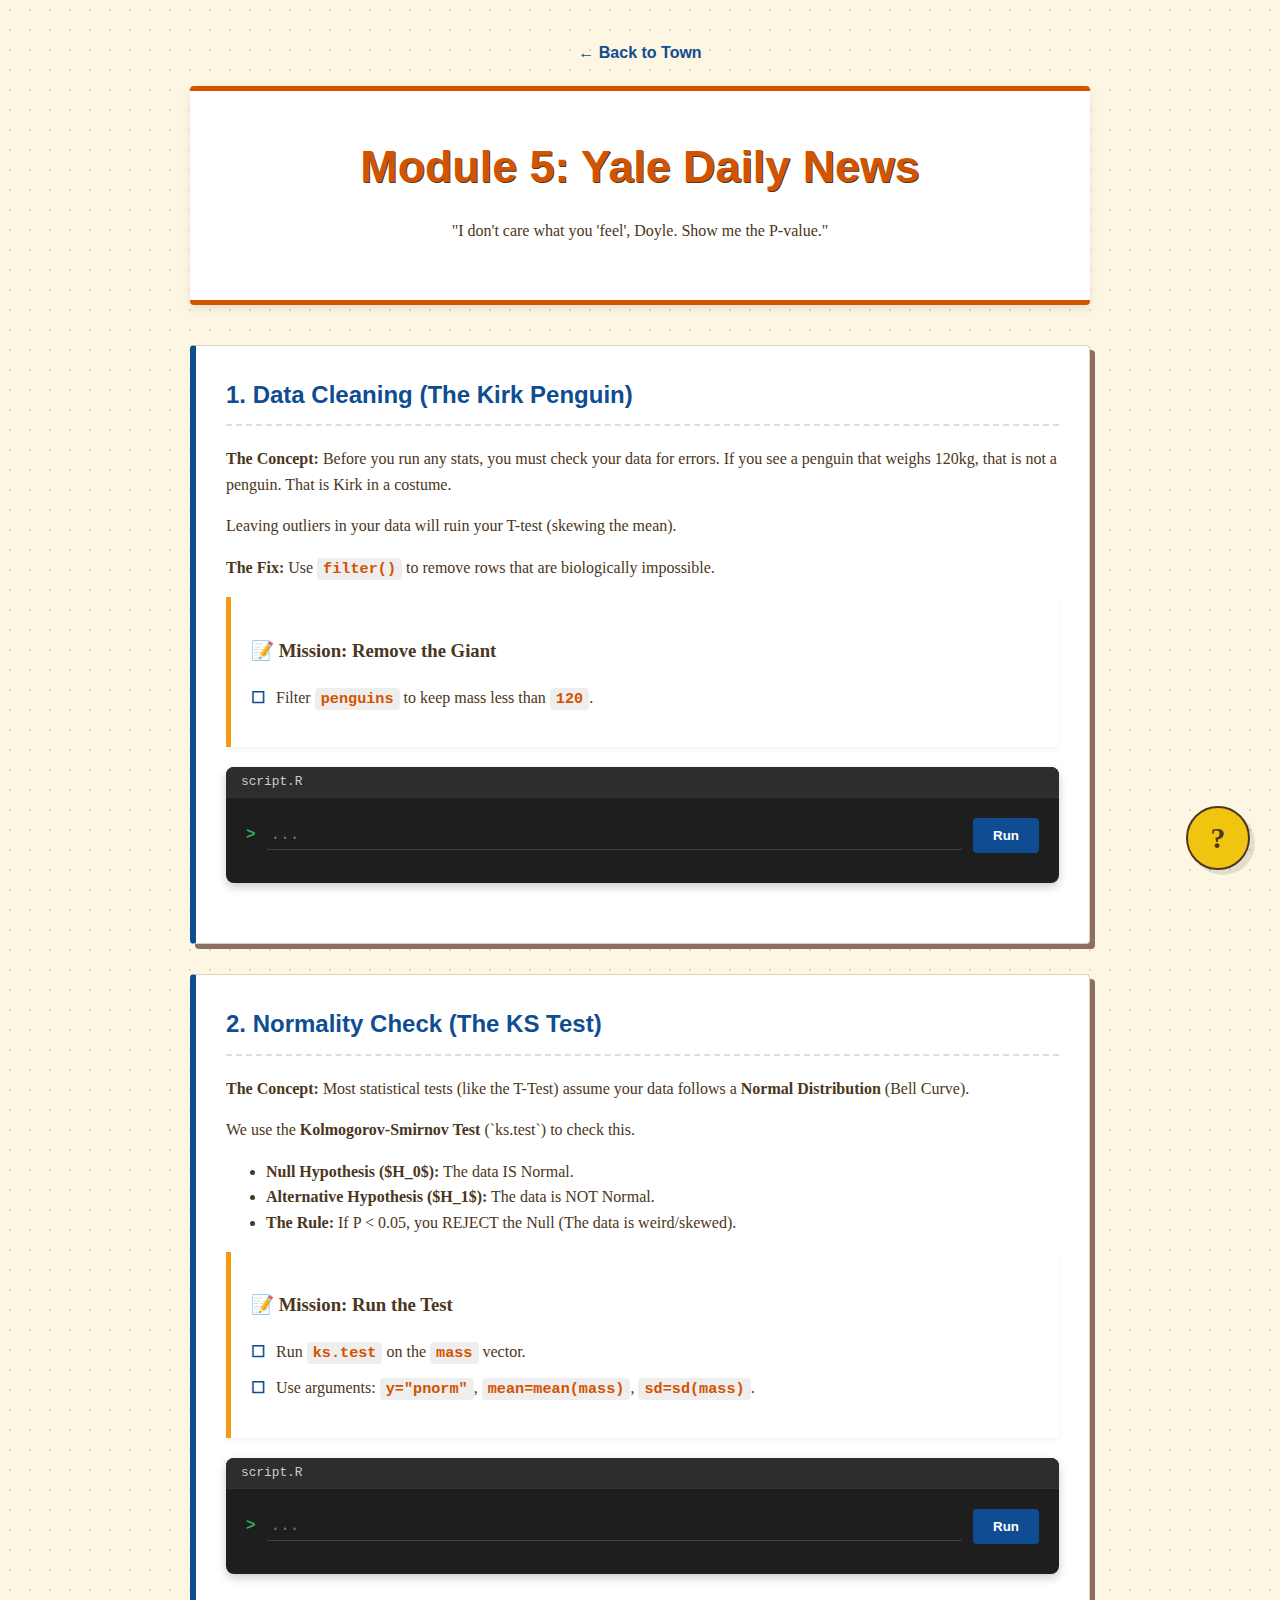
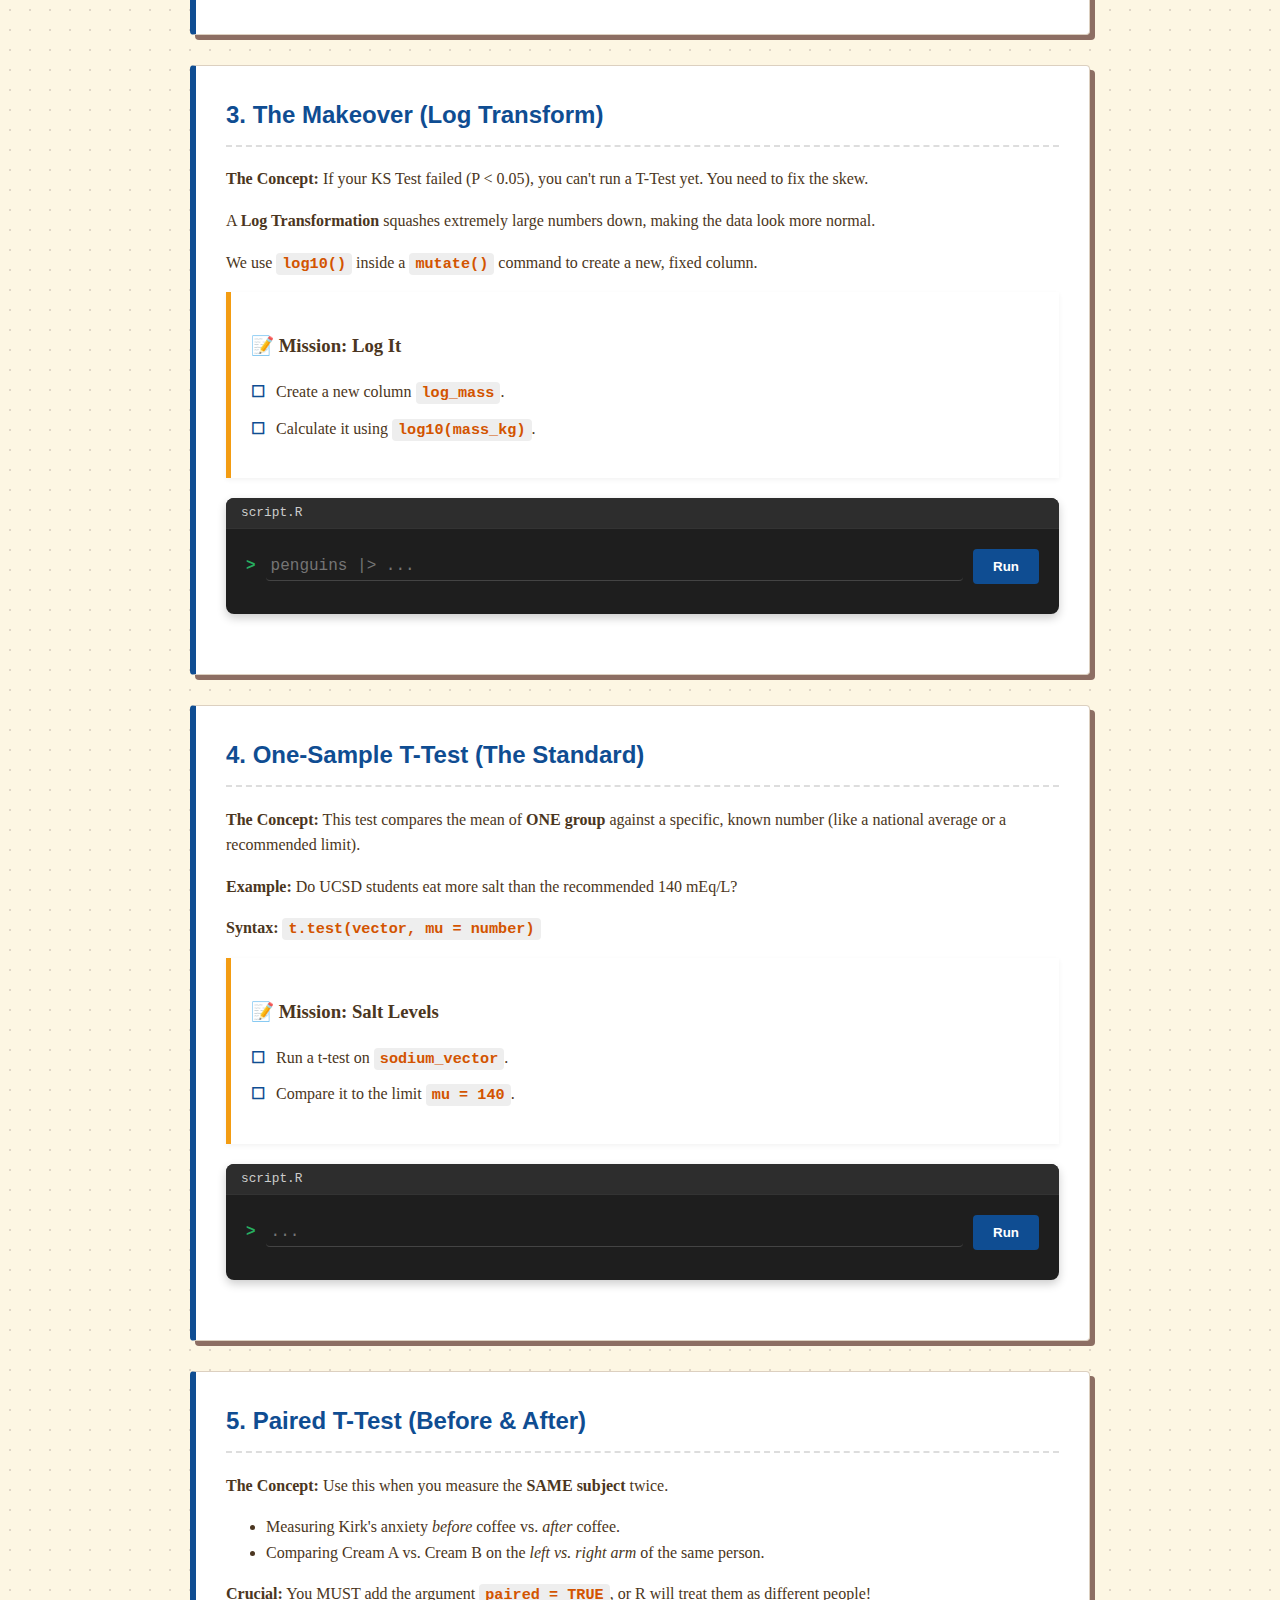
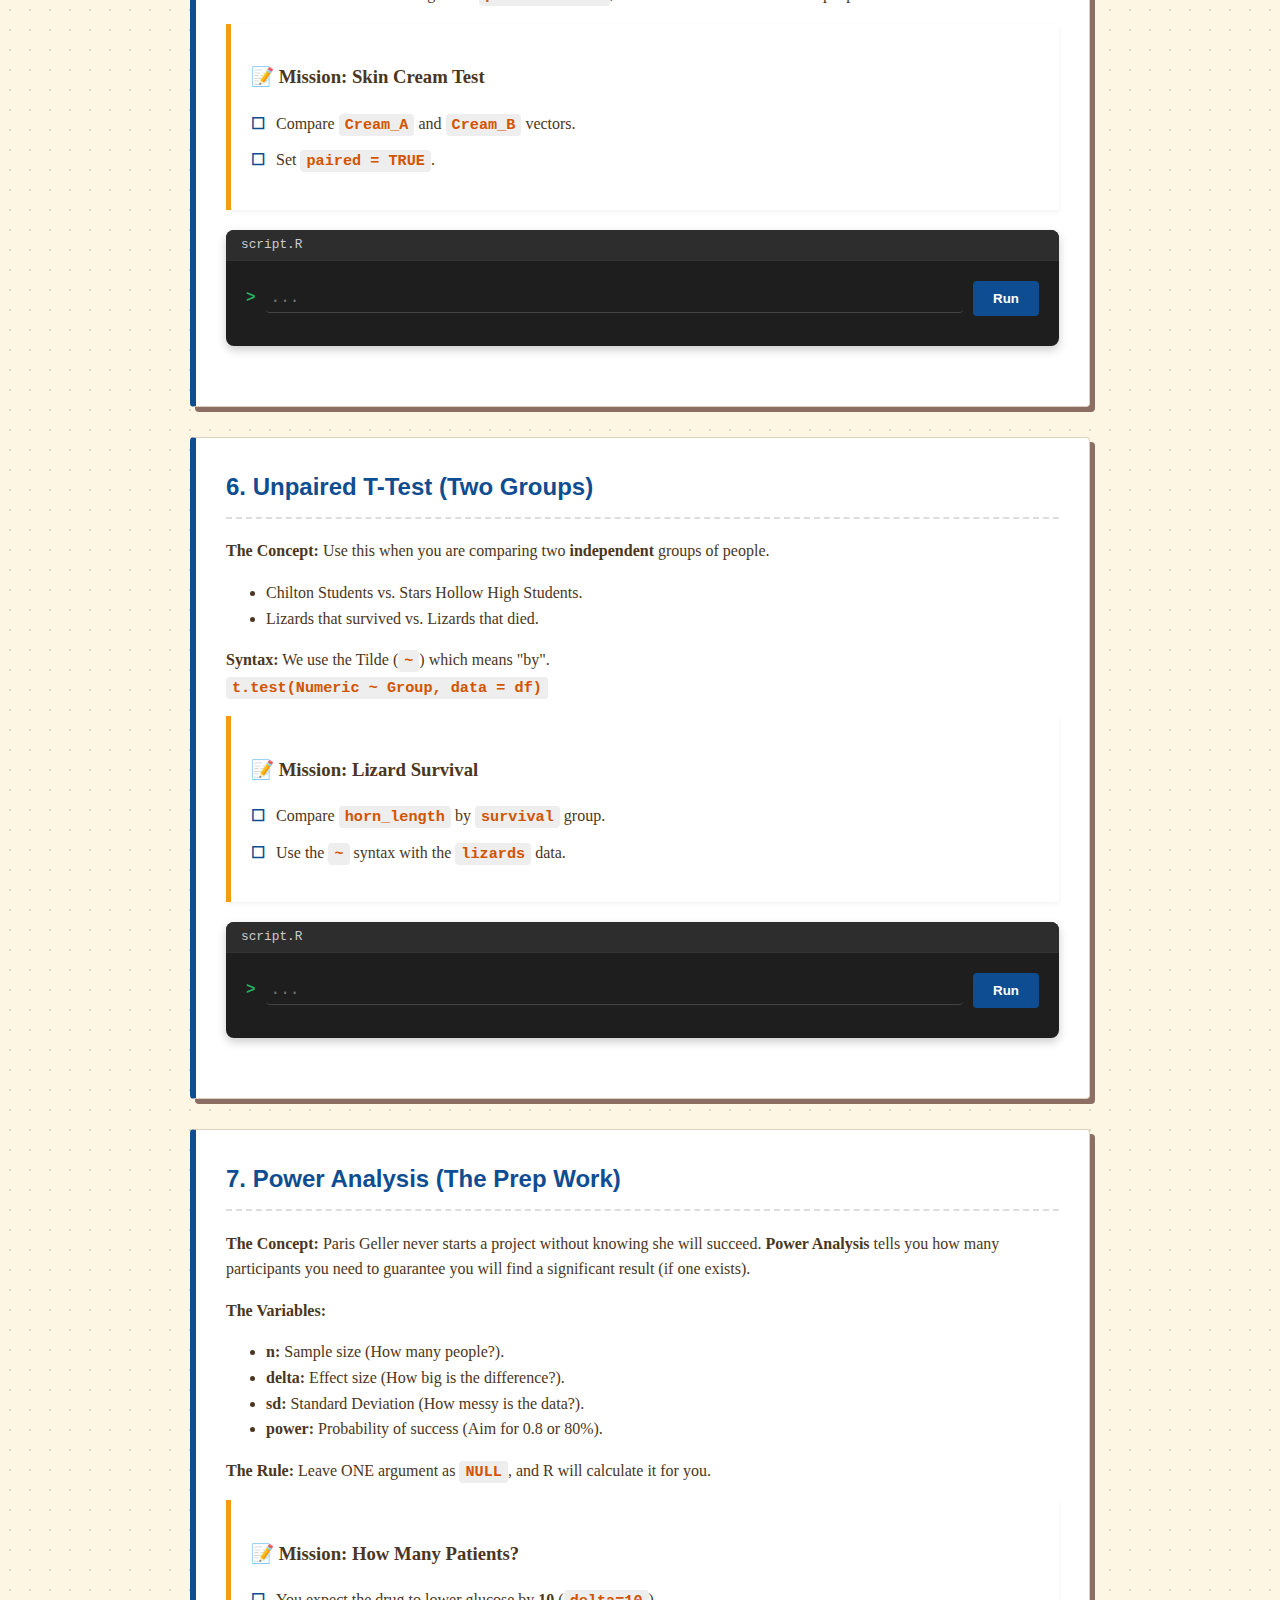
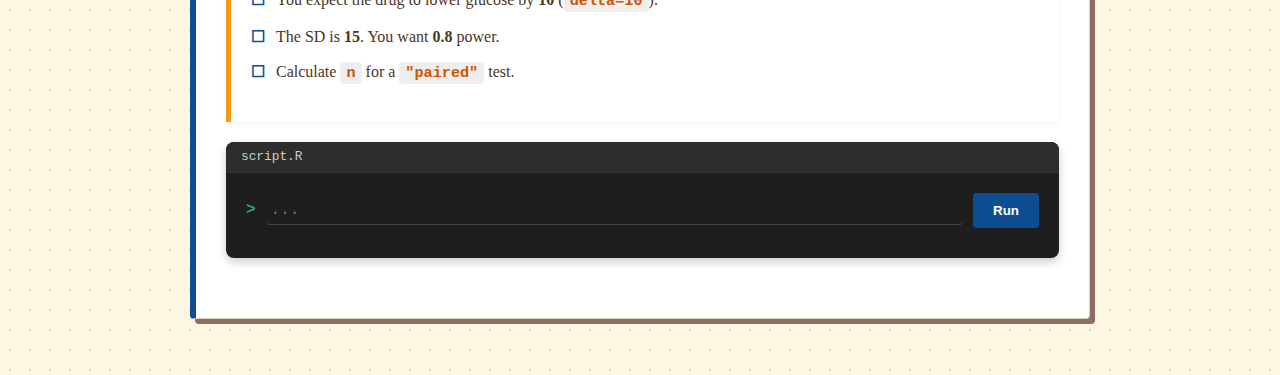
<file: statistics.html>
<!DOCTYPE html>
<html lang="en">
<head>
  <meta charset="UTF-8">
  <meta name="viewport" content="width=device-width, initial-scale=1.0">
  <title>Module 5: Yale Stats</title>
  <link rel="stylesheet" href="style.css">
  <script src="script.js" defer></script>
</head>
<body>
<nav><a href="index.html">&larr; Back to Town</a></nav>
<header>
  <h1>Module 5: Yale Daily News</h1>
  <p>"I don't care what you 'feel', Doyle. Show me the P-value."</p>
</header>

<div class="concept-card">
  <h2>1. Data Cleaning (The Kirk Penguin)</h2>

  <div class="lesson-text">
    <p><strong>The Concept:</strong> Before you run any stats, you must check your data for errors. If you see a penguin that weighs 120kg, that is not a penguin. That is Kirk in a costume.</p>
    <p>Leaving outliers in your data will ruin your T-test (skewing the mean).</p>
    <p><strong>The Fix:</strong> Use <code>filter()</code> to remove rows that are biologically impossible.</p>
  </div>

  <div class="instruction-box">
    <h3>📝 Mission: Remove the Giant</h3>
    <ul class="instruction-list">
      <li>Filter <code>penguins</code> to keep mass less than <code>120</code>.</li>
    </ul>
  </div>
  <div class="editor-container">
    <div class="editor-header">script.R</div>
    <div class="editor-body">
      <div class="code-input-line">
        <span class="prompt">></span>
        <input type="text" class="editor-input input-code" placeholder="...">
        <button class="check-btn"
                data-answer="penguins |> filter(mass_kg < 120)"
                data-output="[Filtered: 1 row removed]">Run</button>
      </div>
    </div>
    <div class="console-output feedback"></div>
  </div>
</div>

<div class="concept-card">
  <h2>2. Normality Check (The KS Test)</h2>

  <div class="lesson-text">
    <p><strong>The Concept:</strong> Most statistical tests (like the T-Test) assume your data follows a <strong>Normal Distribution</strong> (Bell Curve).</p>

    <p>We use the <strong>Kolmogorov-Smirnov Test</strong> (`ks.test`) to check this.</p>
    <ul>
      <li><strong>Null Hypothesis ($H_0$):</strong> The data IS Normal.</li>
      <li><strong>Alternative Hypothesis ($H_1$):</strong> The data is NOT Normal.</li>
      <li><strong>The Rule:</strong> If P < 0.05, you REJECT the Null (The data is weird/skewed).</li>
    </ul>
  </div>

  <div class="instruction-box">
    <h3>📝 Mission: Run the Test</h3>
    <ul class="instruction-list">
      <li>Run <code>ks.test</code> on the <code>mass</code> vector.</li>
      <li>Use arguments: <code>y="pnorm"</code>, <code>mean=mean(mass)</code>, <code>sd=sd(mass)</code>.</li>
    </ul>
  </div>
  <div class="editor-container">
    <div class="editor-header">script.R</div>
    <div class="editor-body">
      <div class="code-input-line">
        <span class="prompt">></span>
        <input type="text" class="editor-input input-code" placeholder="...">
        <button class="check-btn"
                data-answer='ks.test(x = mass, y = "pnorm", mean = mean(mass), sd = sd(mass))'
                data-output="One-sample Kolmogorov-Smirnov test<br>D = 0.12, p-value = 0.003<br>(Not Normal)">Run</button>
      </div>
    </div>
    <div class="console-output feedback"></div>
  </div>
</div>

<div class="concept-card">
  <h2>3. The Makeover (Log Transform)</h2>

  <div class="lesson-text">
    <p><strong>The Concept:</strong> If your KS Test failed (P < 0.05), you can't run a T-Test yet. You need to fix the skew.</p>
    <p>A <strong>Log Transformation</strong> squashes extremely large numbers down, making the data look more normal.</p>

    <p>We use <code>log10()</code> inside a <code>mutate()</code> command to create a new, fixed column.</p>
  </div>

  <div class="instruction-box">
    <h3>📝 Mission: Log It</h3>
    <ul class="instruction-list">
      <li>Create a new column <code>log_mass</code>.</li>
      <li>Calculate it using <code>log10(mass_kg)</code>.</li>
    </ul>
  </div>
  <div class="editor-container">
    <div class="editor-header">script.R</div>
    <div class="editor-body">
      <div class="code-input-line">
        <span class="prompt">></span>
        <input type="text" class="editor-input input-code" placeholder="penguins |> ...">
        <button class="check-btn"
                data-answer="penguins |> mutate(log_mass = log10(mass_kg))"
                data-output="  mass_kg  log_mass<br>1 4500     3.65">Run</button>
      </div>
    </div>
    <div class="console-output feedback"></div>
  </div>
</div>

<div class="concept-card">
  <h2>4. One-Sample T-Test (The Standard)</h2>

  <div class="lesson-text">
    <p><strong>The Concept:</strong> This test compares the mean of <strong>ONE group</strong> against a specific, known number (like a national average or a recommended limit).</p>
    <p><strong>Example:</strong> Do UCSD students eat more salt than the recommended 140 mEq/L?</p>
    <p><strong>Syntax:</strong> <code>t.test(vector, mu = number)</code></p>
  </div>

  <div class="instruction-box">
    <h3>📝 Mission: Salt Levels</h3>
    <ul class="instruction-list">
      <li>Run a t-test on <code>sodium_vector</code>.</li>
      <li>Compare it to the limit <code>mu = 140</code>.</li>
    </ul>
  </div>
  <div class="editor-container">
    <div class="editor-header">script.R</div>
    <div class="editor-body">
      <div class="code-input-line">
        <span class="prompt">></span>
        <input type="text" class="editor-input input-code" placeholder="...">
        <button class="check-btn"
                data-answer="t.test(sodium_vector, mu = 140)"
                data-output="One Sample t-test<br>t = 3.5, p-value = 0.002<br>(Significant difference)">Run</button>
      </div>
    </div>
    <div class="console-output feedback"></div>
  </div>
</div>

<div class="concept-card">
  <h2>5. Paired T-Test (Before & After)</h2>

  <div class="lesson-text">
    <p><strong>The Concept:</strong> Use this when you measure the <strong>SAME subject</strong> twice.</p>
    <ul>
      <li>Measuring Kirk's anxiety <em>before</em> coffee vs. <em>after</em> coffee.</li>
      <li>Comparing Cream A vs. Cream B on the <em>left vs. right arm</em> of the same person.</li>
    </ul>

    <p><strong>Crucial:</strong> You MUST add the argument <code>paired = TRUE</code>, or R will treat them as different people!</p>
  </div>

  <div class="instruction-box">
    <h3>📝 Mission: Skin Cream Test</h3>
    <ul class="instruction-list">
      <li>Compare <code>Cream_A</code> and <code>Cream_B</code> vectors.</li>
      <li>Set <code>paired = TRUE</code>.</li>
    </ul>
  </div>
  <div class="editor-container">
    <div class="editor-header">script.R</div>
    <div class="editor-body">
      <div class="code-input-line">
        <span class="prompt">></span>
        <input type="text" class="editor-input input-code" placeholder="...">
        <button class="check-btn"
                data-answer="t.test(Cream_A, Cream_B, paired = TRUE)"
                data-output="Paired t-test<br>t = -5.1, p-value = 0.0001<br>(Significant difference)">Run</button>
      </div>
    </div>
    <div class="console-output feedback"></div>
  </div>
</div>

<div class="concept-card">
  <h2>6. Unpaired T-Test (Two Groups)</h2>

  <div class="lesson-text">
    <p><strong>The Concept:</strong> Use this when you are comparing two <strong>independent</strong> groups of people.</p>
    <ul>
      <li>Chilton Students vs. Stars Hollow High Students.</li>
      <li>Lizards that survived vs. Lizards that died.</li>
    </ul>

    <p><strong>Syntax:</strong> We use the Tilde (<code>~</code>) which means "by".<br><code>t.test(Numeric ~ Group, data = df)</code></p>
  </div>

  <div class="instruction-box">
    <h3>📝 Mission: Lizard Survival</h3>
    <ul class="instruction-list">
      <li>Compare <code>horn_length</code> by <code>survival</code> group.</li>
      <li>Use the <code>~</code> syntax with the <code>lizards</code> data.</li>
    </ul>
  </div>
  <div class="editor-container">
    <div class="editor-header">script.R</div>
    <div class="editor-body">
      <div class="code-input-line">
        <span class="prompt">></span>
        <input type="text" class="editor-input input-code" placeholder="...">
        <button class="check-btn"
                data-answer="t.test(horn_length ~ survival, data = lizards)"
                data-output="Two Sample t-test<br>t = 2.1, p-value = 0.04<br>(Survivors were bigger)">Run</button>
      </div>
    </div>
    <div class="console-output feedback"></div>
  </div>
</div>

<div class="concept-card">
  <h2>7. Power Analysis (The Prep Work)</h2>

  <div class="lesson-text">
    <p><strong>The Concept:</strong> Paris Geller never starts a project without knowing she will succeed. <strong>Power Analysis</strong> tells you how many participants you need to guarantee you will find a significant result (if one exists).</p>
    <p><strong>The Variables:</strong></p>
    <ul>
      <li><strong>n:</strong> Sample size (How many people?).</li>
      <li><strong>delta:</strong> Effect size (How big is the difference?).</li>
      <li><strong>sd:</strong> Standard Deviation (How messy is the data?).</li>
      <li><strong>power:</strong> Probability of success (Aim for 0.8 or 80%).</li>
    </ul>
    <p><strong>The Rule:</strong> Leave ONE argument as <code>NULL</code>, and R will calculate it for you.</p>
  </div>

  <div class="instruction-box">
    <h3>📝 Mission: How Many Patients?</h3>
    <ul class="instruction-list">
      <li>You expect the drug to lower glucose by <strong>10</strong> (<code>delta=10</code>).</li>
      <li>The SD is <strong>15</strong>. You want <strong>0.8</strong> power.</li>
      <li>Calculate <code>n</code> for a <code>"paired"</code> test.</li>
    </ul>
  </div>
  <div class="editor-container">
    <div class="editor-header">script.R</div>
    <div class="editor-body">
      <div class="code-input-line">
        <span class="prompt">></span>
        <input type="text" class="editor-input input-code" placeholder="...">
        <button class="check-btn"
                data-answer='power.t.test(delta = 10, sd = 15, power = 0.8, type = "paired")'
                data-output="Paired t test power calculation<br>n = 19.9 (Round up to 20!)">Run</button>
      </div>
    </div>
    <div class="console-output feedback"></div>
  </div>
</div>

</body>
</html>
</file>
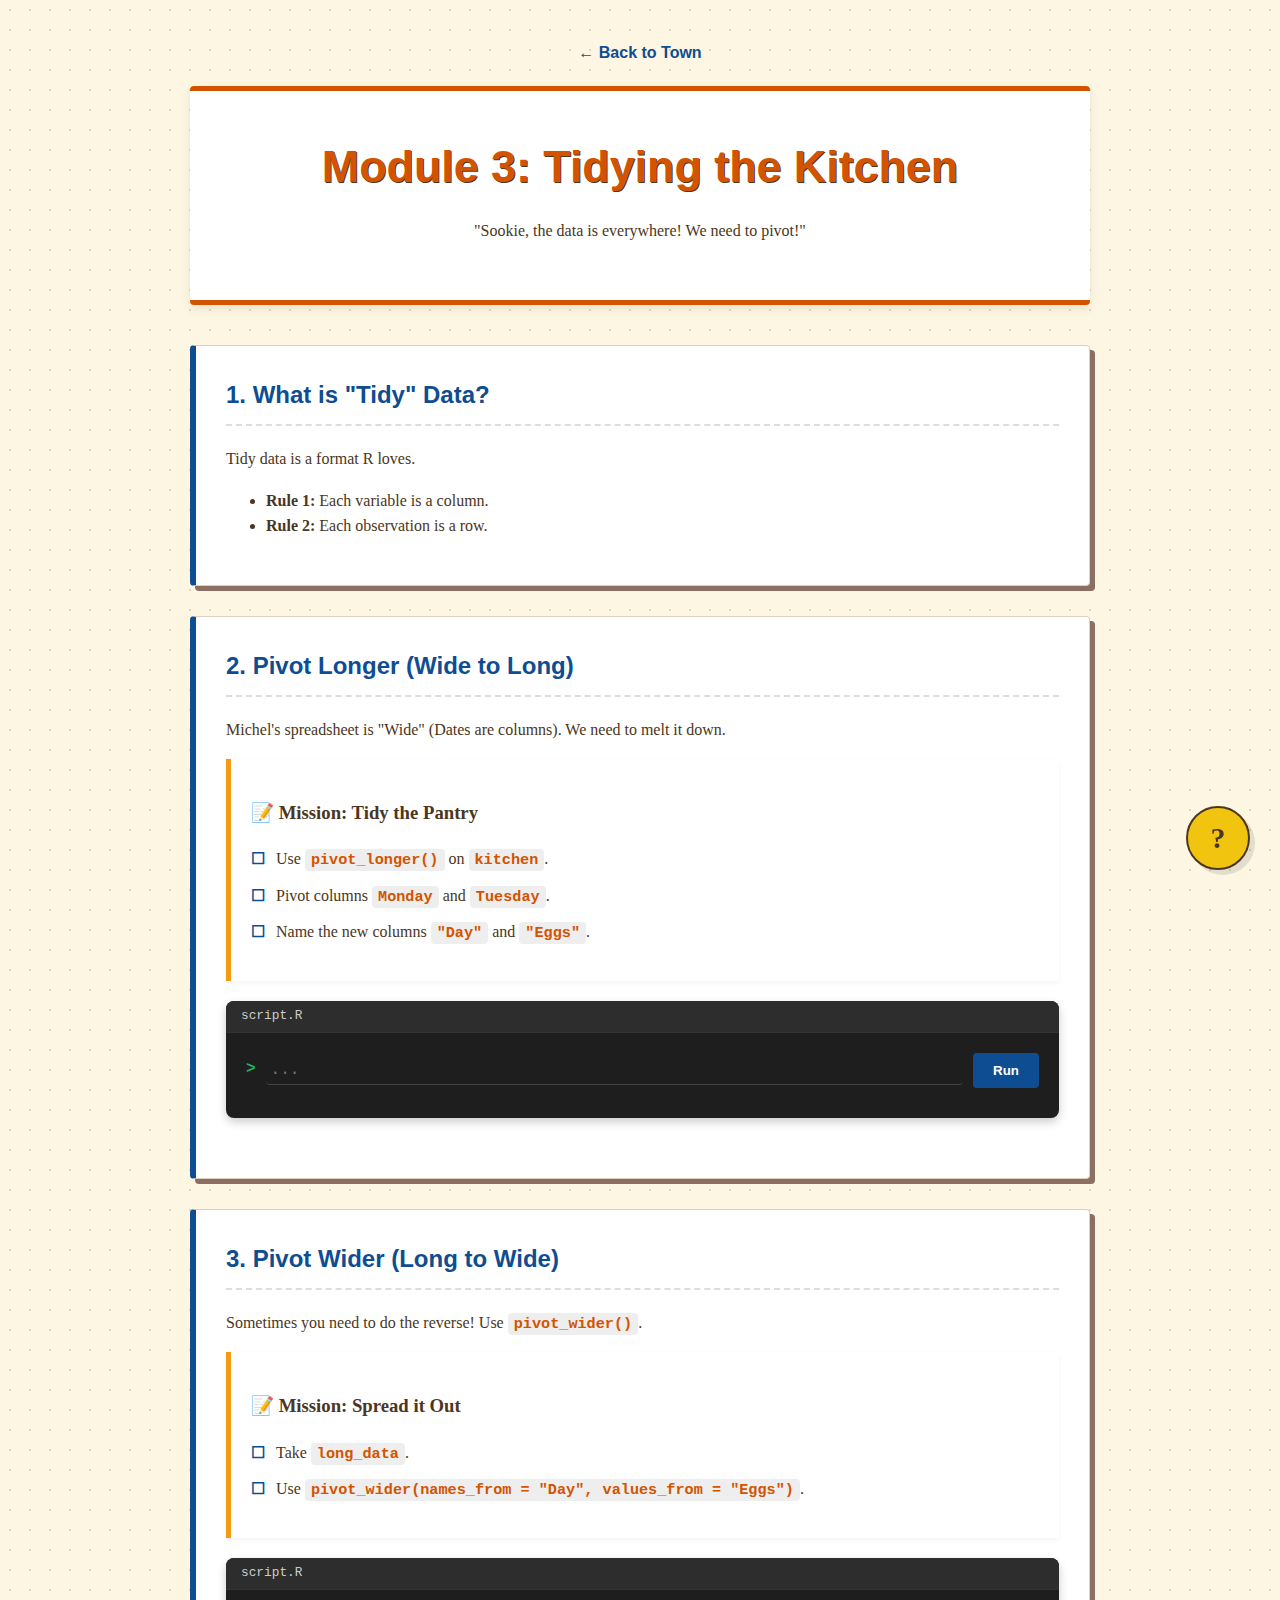
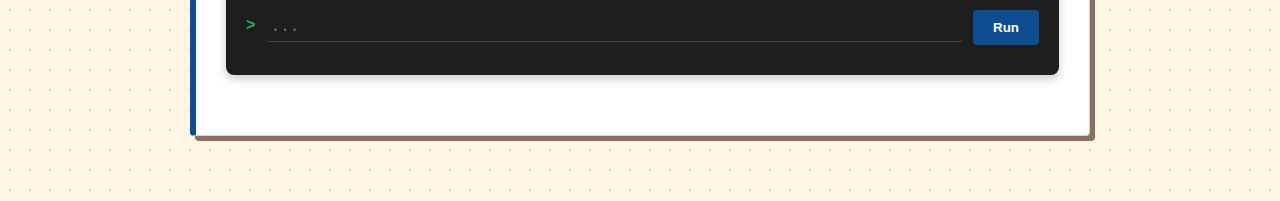
<file: tidying.html>
<!DOCTYPE html>
<html lang="en">
<head>
    <meta charset="UTF-8">
    <meta name="viewport" content="width=device-width, initial-scale=1.0">
    <title>Module 3: The Dragonfly</title>
    <link rel="stylesheet" href="style.css">
    <script src="script.js" defer></script>
</head>
<body>
<nav><a href="index.html">&larr; Back to Town</a></nav>
<header>
    <h1>Module 3: Tidying the Kitchen</h1>
    <p>"Sookie, the data is everywhere! We need to pivot!"</p>
</header>

<div class="concept-card">
    <h2>1. What is "Tidy" Data?</h2>
    <p>Tidy data is a format R loves. </p>
    <ul>
        <li><strong>Rule 1:</strong> Each variable is a column.</li>
        <li><strong>Rule 2:</strong> Each observation is a row.</li>
    </ul>
</div>

<div class="concept-card">
    <h2>2. Pivot Longer (Wide to Long)</h2>
    <p>Michel's spreadsheet is "Wide" (Dates are columns). We need to melt it down.</p>
    <div class="instruction-box">
        <h3>📝 Mission: Tidy the Pantry</h3>
        <ul class="instruction-list">
            <li>Use <code>pivot_longer()</code> on <code>kitchen</code>.</li>
            <li>Pivot columns <code>Monday</code> and <code>Tuesday</code>.</li>
            <li>Name the new columns <code>"Day"</code> and <code>"Eggs"</code>.</li>
        </ul>
    </div>
    <div class="editor-container">
        <div class="editor-header">script.R</div>
        <div class="editor-body">
            <div class="code-input-line">
                <span class="prompt">></span>
                <input type="text" class="editor-input input-code" placeholder="...">
                <button class="check-btn"
                        data-answer='kitchen |> pivot_longer(cols = c(Monday, Tuesday), names_to = "Day", values_to = "Eggs")'
                        data-output="  Dish      Day        Eggs<br>1 Omelette  Monday     50...">Run</button>
            </div>
        </div>
        <div class="console-output feedback"></div>
    </div>
</div>

<div class="concept-card">
    <h2>3. Pivot Wider (Long to Wide)</h2>
    <p>Sometimes you need to do the reverse! Use <code>pivot_wider()</code>.</p>
    <div class="instruction-box">
        <h3>📝 Mission: Spread it Out</h3>
        <ul class="instruction-list">
            <li>Take <code>long_data</code>.</li>
            <li>Use <code>pivot_wider(names_from = "Day", values_from = "Eggs")</code>.</li>
        </ul>
    </div>
    <div class="editor-container">
        <div class="editor-header">script.R</div>
        <div class="editor-body">
            <div class="code-input-line">
                <span class="prompt">></span>
                <input type="text" class="editor-input input-code" placeholder="...">
                <button class="check-btn"
                        data-answer='long_data |> pivot_wider(names_from = "Day", values_from = "Eggs")'
                        data-output="  Dish      Monday  Tuesday<br>1 Omelette  50      45">Run</button>
            </div>
        </div>
        <div class="console-output feedback"></div>
    </div>
</div>
</body>
</html>
</file>
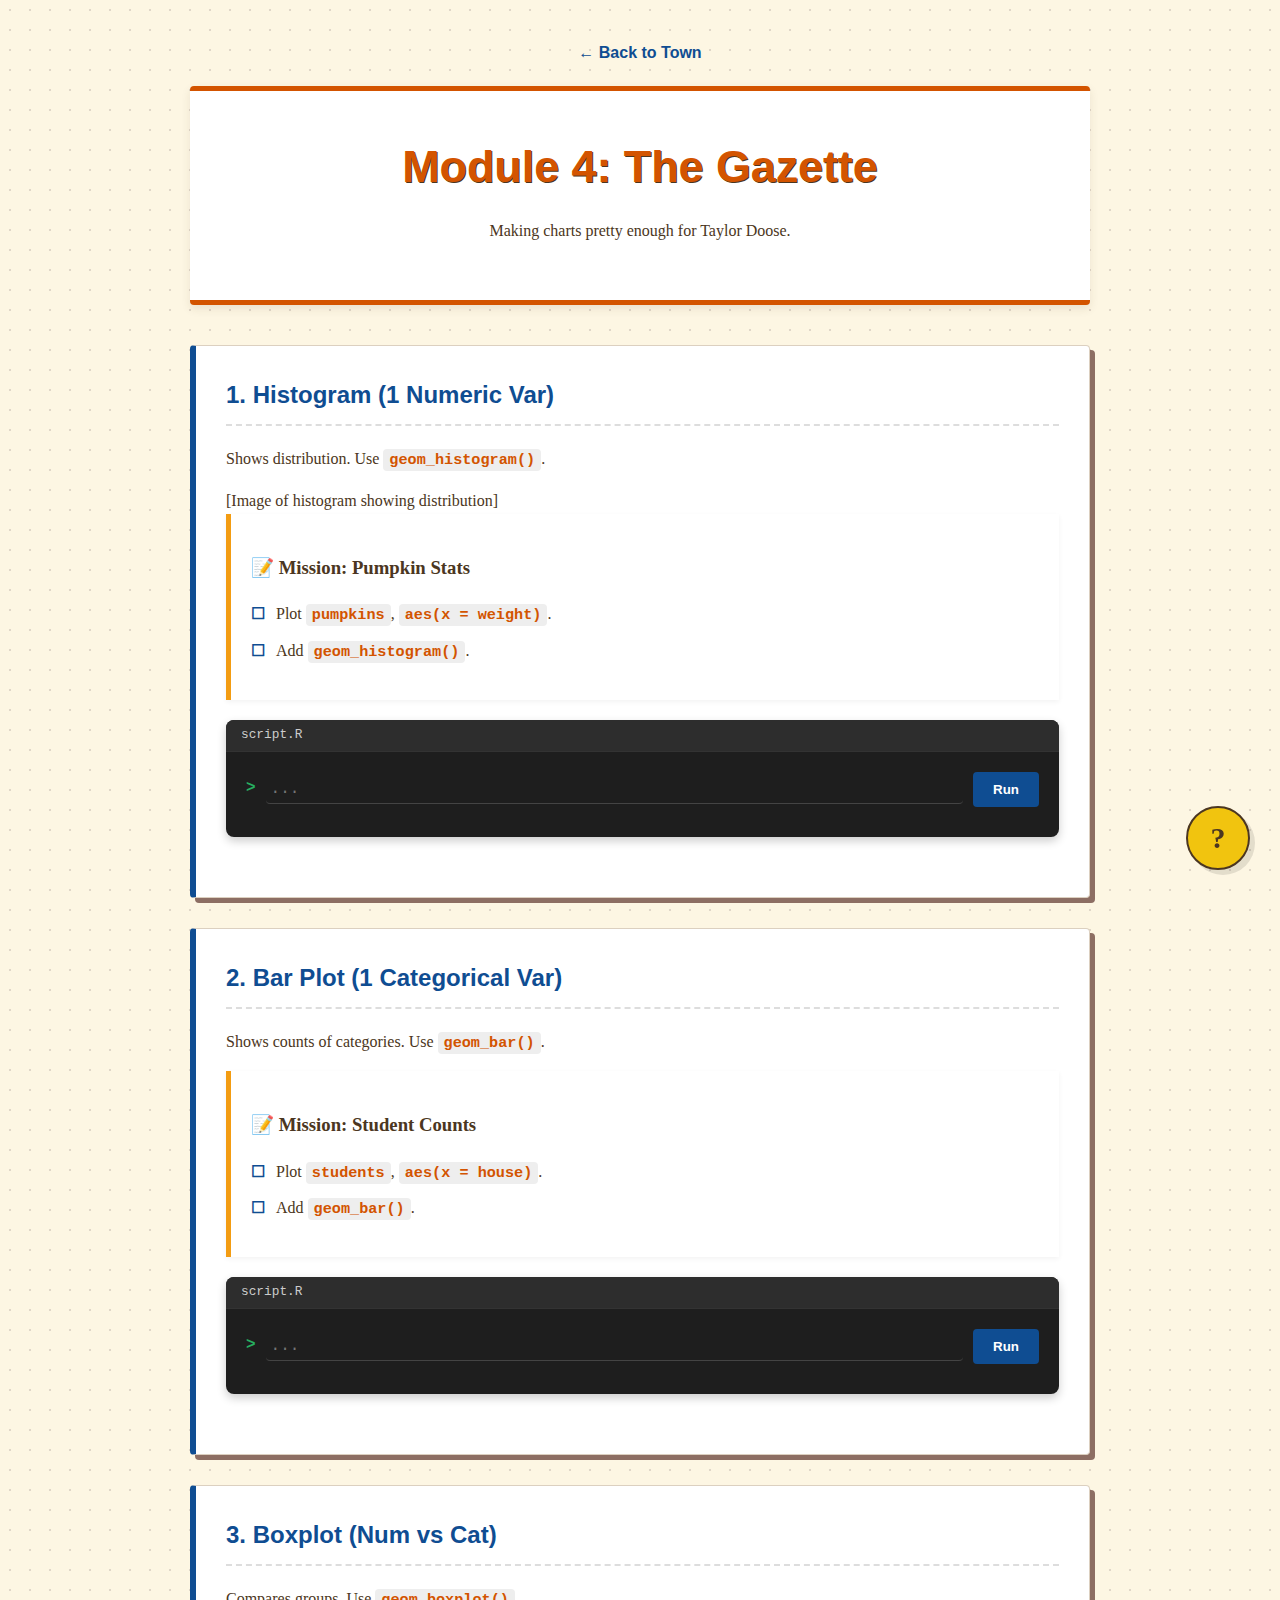
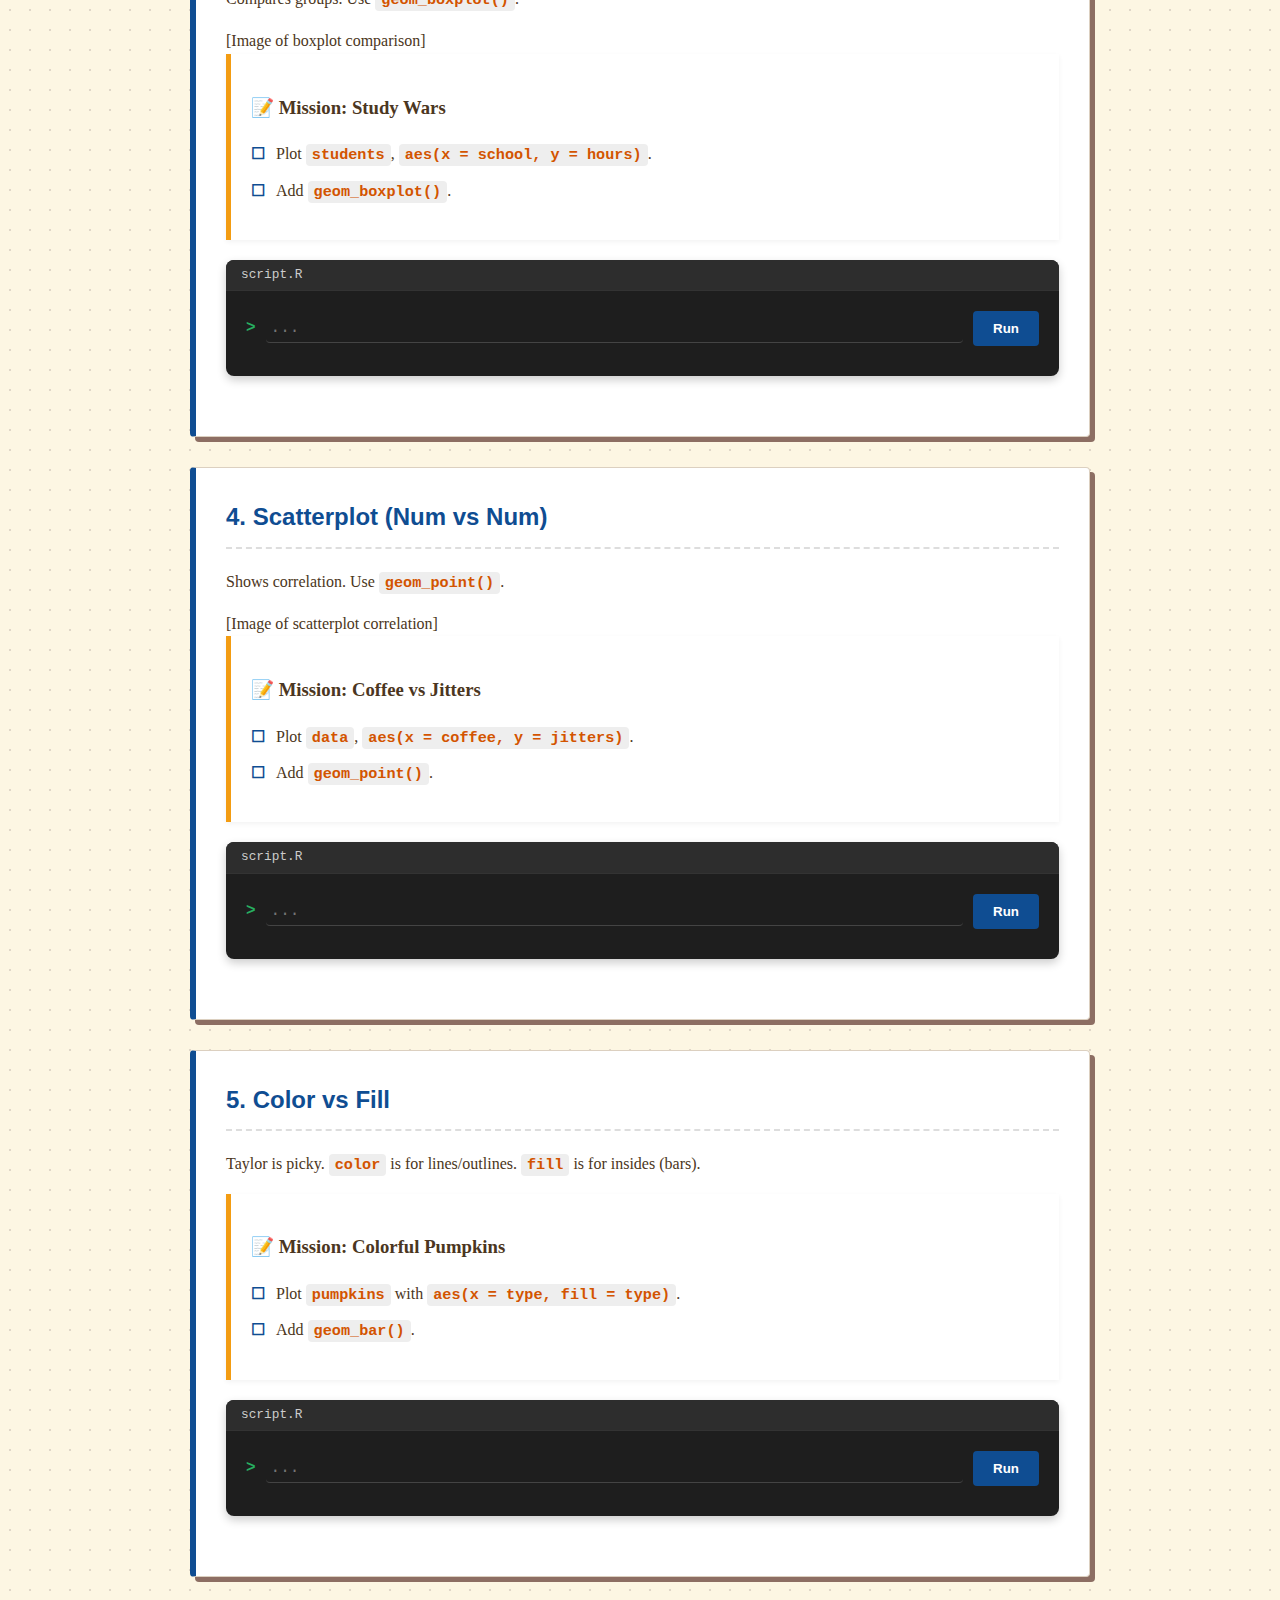
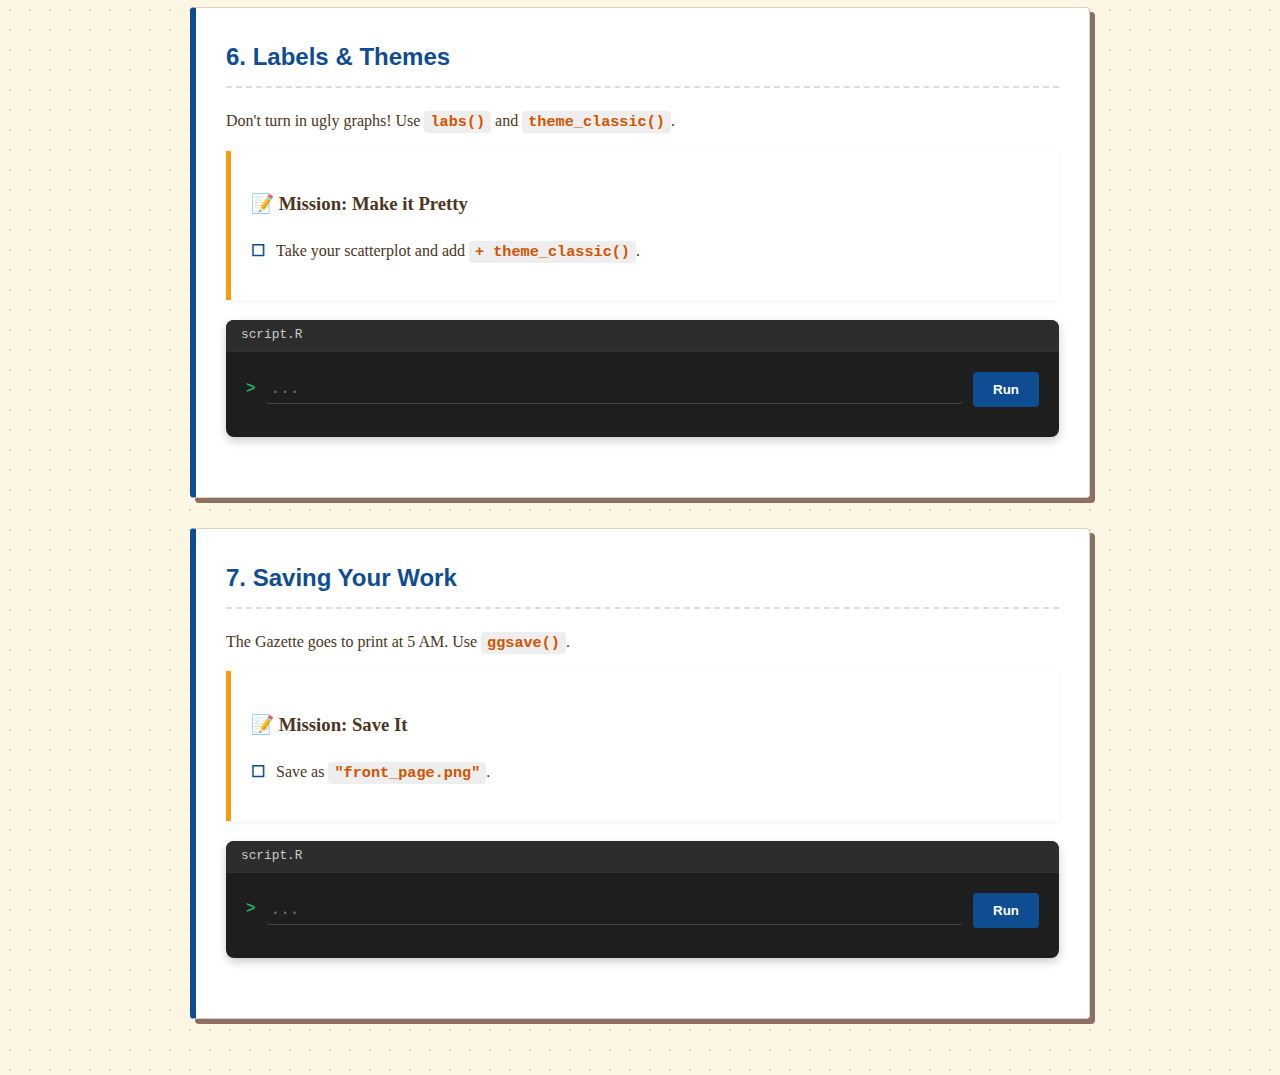
<file: visualization.html>
<!DOCTYPE html>
<html lang="en">
<head>
    <meta charset="UTF-8">
    <meta name="viewport" content="width=device-width, initial-scale=1.0">
    <title>Module 4: The Gazette</title>
    <link rel="stylesheet" href="style.css">
    <script src="script.js" defer></script>
</head>
<body>
<nav><a href="index.html">&larr; Back to Town</a></nav>
<header>
    <h1>Module 4: The Gazette</h1>
    <p>Making charts pretty enough for Taylor Doose.</p>
</header>

<div class="concept-card">
    <h2>1. Histogram (1 Numeric Var)</h2>
    <p>Shows distribution. Use <code>geom_histogram()</code>.</p>


    [Image of histogram showing distribution]

    <div class="instruction-box">
        <h3>📝 Mission: Pumpkin Stats</h3>
        <ul class="instruction-list">
            <li>Plot <code>pumpkins</code>, <code>aes(x = weight)</code>.</li>
            <li>Add <code>geom_histogram()</code>.</li>
        </ul>
    </div>
    <div class="editor-container">
        <div class="editor-header">script.R</div>
        <div class="editor-body">
            <div class="code-input-line">
                <span class="prompt">></span>
                <input type="text" class="editor-input input-code" placeholder="...">
                <button class="check-btn" data-answer="ggplot(pumpkins, aes(x = weight)) + geom_histogram()" data-output="[Plot created: Histogram]">Run</button>
            </div>
        </div>
        <div class="console-output feedback"></div>
    </div>
</div>

<div class="concept-card">
    <h2>2. Bar Plot (1 Categorical Var)</h2>
    <p>Shows counts of categories. Use <code>geom_bar()</code>.</p>

    <div class="instruction-box">
        <h3>📝 Mission: Student Counts</h3>
        <ul class="instruction-list">
            <li>Plot <code>students</code>, <code>aes(x = house)</code>.</li>
            <li>Add <code>geom_bar()</code>.</li>
        </ul>
    </div>
    <div class="editor-container">
        <div class="editor-header">script.R</div>
        <div class="editor-body">
            <div class="code-input-line">
                <span class="prompt">></span>
                <input type="text" class="editor-input input-code" placeholder="...">
                <button class="check-btn" data-answer="ggplot(students, aes(x = house)) + geom_bar()" data-output="[Plot created: Bar Plot]">Run</button>
            </div>
        </div>
        <div class="console-output feedback"></div>
    </div>
</div>

<div class="concept-card">
    <h2>3. Boxplot (Num vs Cat)</h2>
    <p>Compares groups. Use <code>geom_boxplot()</code>.</p>


    [Image of boxplot comparison]

    <div class="instruction-box">
        <h3>📝 Mission: Study Wars</h3>
        <ul class="instruction-list">
            <li>Plot <code>students</code>, <code>aes(x = school, y = hours)</code>.</li>
            <li>Add <code>geom_boxplot()</code>.</li>
        </ul>
    </div>
    <div class="editor-container">
        <div class="editor-header">script.R</div>
        <div class="editor-body">
            <div class="code-input-line">
                <span class="prompt">></span>
                <input type="text" class="editor-input input-code" placeholder="...">
                <button class="check-btn" data-answer="ggplot(students, aes(x = school, y = hours)) + geom_boxplot()" data-output="[Plot created: Boxplot]">Run</button>
            </div>
        </div>
        <div class="console-output feedback"></div>
    </div>
</div>

<div class="concept-card">
    <h2>4. Scatterplot (Num vs Num)</h2>
    <p>Shows correlation. Use <code>geom_point()</code>.</p>


    [Image of scatterplot correlation]

    <div class="instruction-box">
        <h3>📝 Mission: Coffee vs Jitters</h3>
        <ul class="instruction-list">
            <li>Plot <code>data</code>, <code>aes(x = coffee, y = jitters)</code>.</li>
            <li>Add <code>geom_point()</code>.</li>
        </ul>
    </div>
    <div class="editor-container">
        <div class="editor-header">script.R</div>
        <div class="editor-body">
            <div class="code-input-line">
                <span class="prompt">></span>
                <input type="text" class="editor-input input-code" placeholder="...">
                <button class="check-btn" data-answer="ggplot(data, aes(x = coffee, y = jitters)) + geom_point()" data-output="[Plot created: Scatterplot]">Run</button>
            </div>
        </div>
        <div class="console-output feedback"></div>
    </div>
</div>

<div class="concept-card">
    <h2>5. Color vs Fill</h2>
    <p>Taylor is picky. <code>color</code> is for lines/outlines. <code>fill</code> is for insides (bars).</p>
    <div class="instruction-box">
        <h3>📝 Mission: Colorful Pumpkins</h3>
        <ul class="instruction-list">
            <li>Plot <code>pumpkins</code> with <code>aes(x = type, fill = type)</code>.</li>
            <li>Add <code>geom_bar()</code>.</li>
        </ul>
    </div>
    <div class="editor-container">
        <div class="editor-header">script.R</div>
        <div class="editor-body">
            <div class="code-input-line">
                <span class="prompt">></span>
                <input type="text" class="editor-input input-code" placeholder="...">
                <button class="check-btn" data-answer="ggplot(pumpkins, aes(x = type, fill = type)) + geom_bar()" data-output="[Plot created: Colorful Bar Chart]">Run</button>
            </div>
        </div>
        <div class="console-output feedback"></div>
    </div>
</div>

<div class="concept-card">
    <h2>6. Labels & Themes</h2>
    <p>Don't turn in ugly graphs! Use <code>labs()</code> and <code>theme_classic()</code>.</p>
    <div class="instruction-box">
        <h3>📝 Mission: Make it Pretty</h3>
        <ul class="instruction-list">
            <li>Take your scatterplot and add <code>+ theme_classic()</code>.</li>
        </ul>
    </div>
    <div class="editor-container">
        <div class="editor-header">script.R</div>
        <div class="editor-body">
            <div class="code-input-line">
                <span class="prompt">></span>
                <input type="text" class="editor-input input-code" placeholder="...">
                <button class="check-btn" data-answer="ggplot(data, aes(x = coffee, y = jitters)) + geom_point() + theme_classic()" data-output="[Plot created: Pretty Scatterplot]">Run</button>
            </div>
        </div>
        <div class="console-output feedback"></div>
    </div>
</div>

<div class="concept-card">
    <h2>7. Saving Your Work</h2>
    <p>The Gazette goes to print at 5 AM. Use <code>ggsave()</code>.</p>
    <div class="instruction-box">
        <h3>📝 Mission: Save It</h3>
        <ul class="instruction-list">
            <li>Save as <code>"front_page.png"</code>.</li>
        </ul>
    </div>
    <div class="editor-container">
        <div class="editor-header">script.R</div>
        <div class="editor-body">
            <div class="code-input-line">
                <span class="prompt">></span>
                <input type="text" class="editor-input input-code" placeholder="...">
                <button class="check-btn" data-answer='ggsave("front_page.png")' data-output="Saving 7 x 5 in image...">Run</button>
            </div>
        </div>
        <div class="console-output feedback"></div>
    </div>
</div>
</body>
</html>
</file>
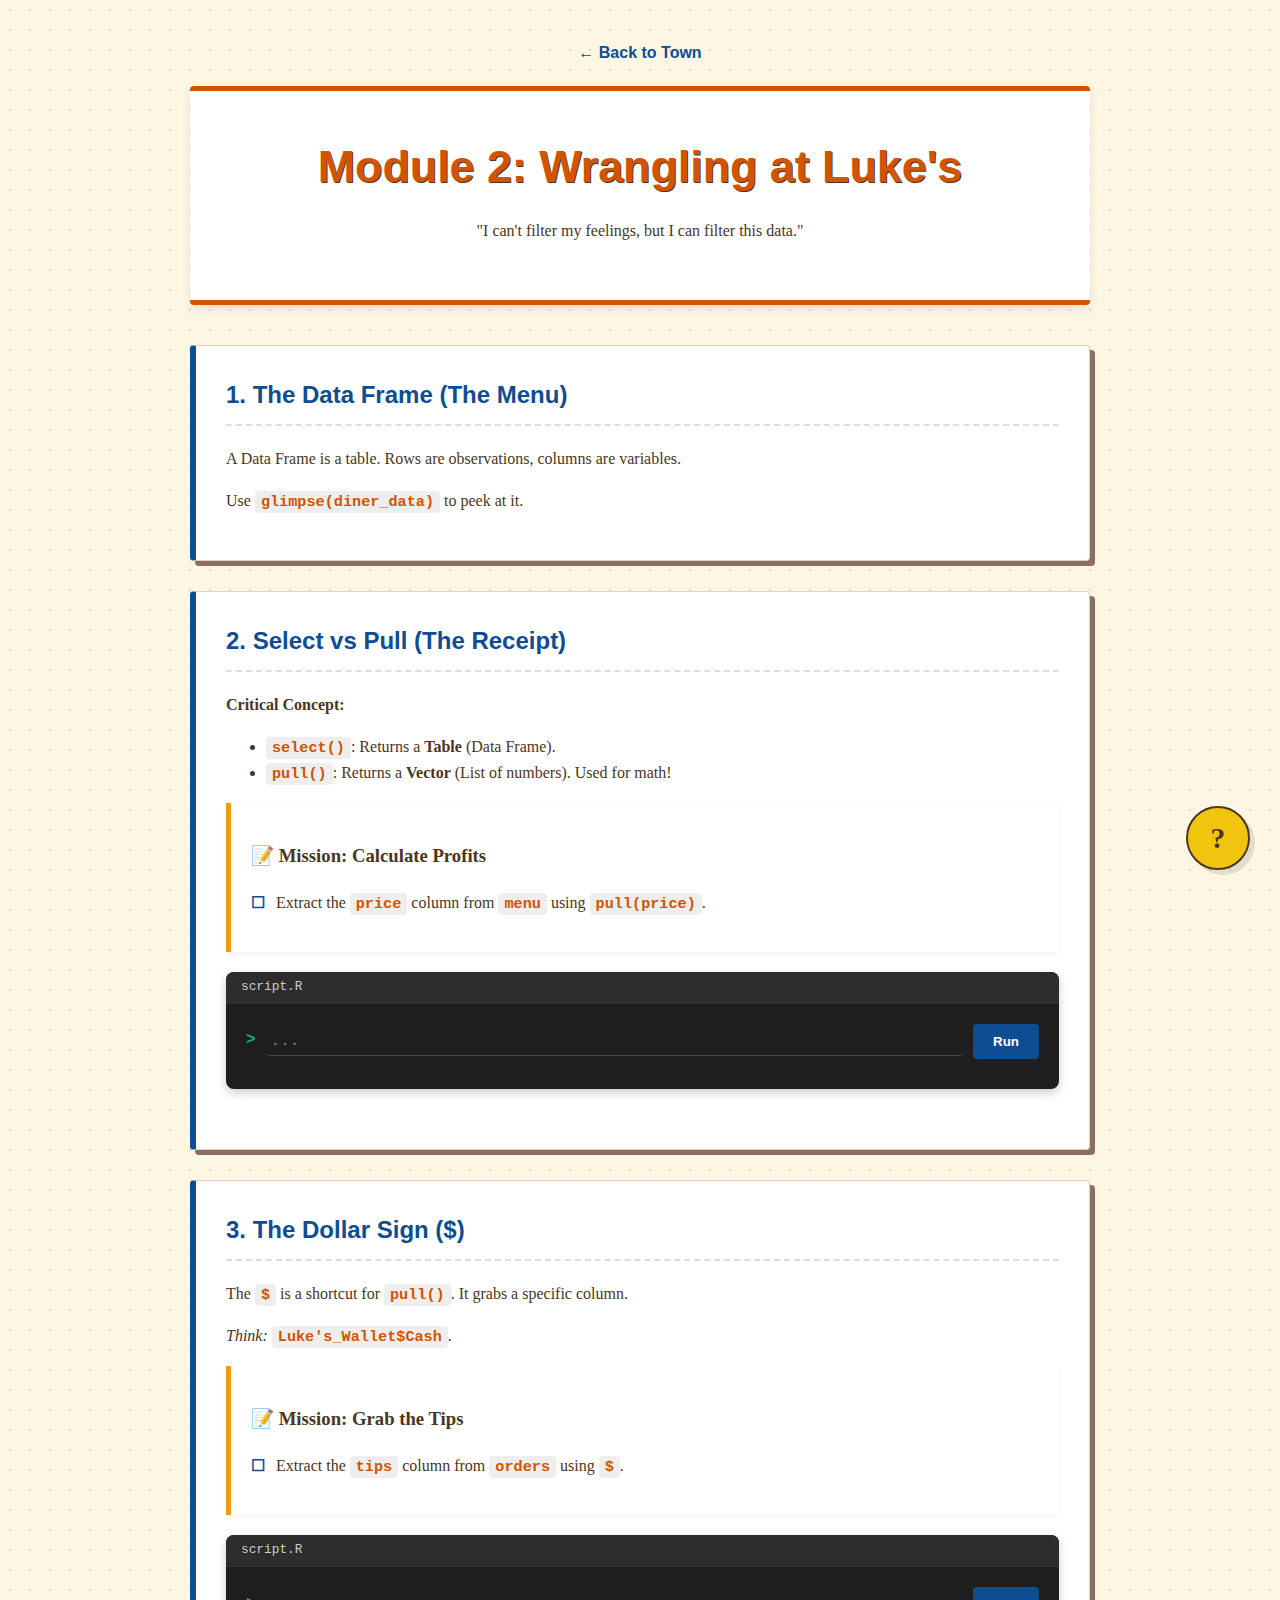
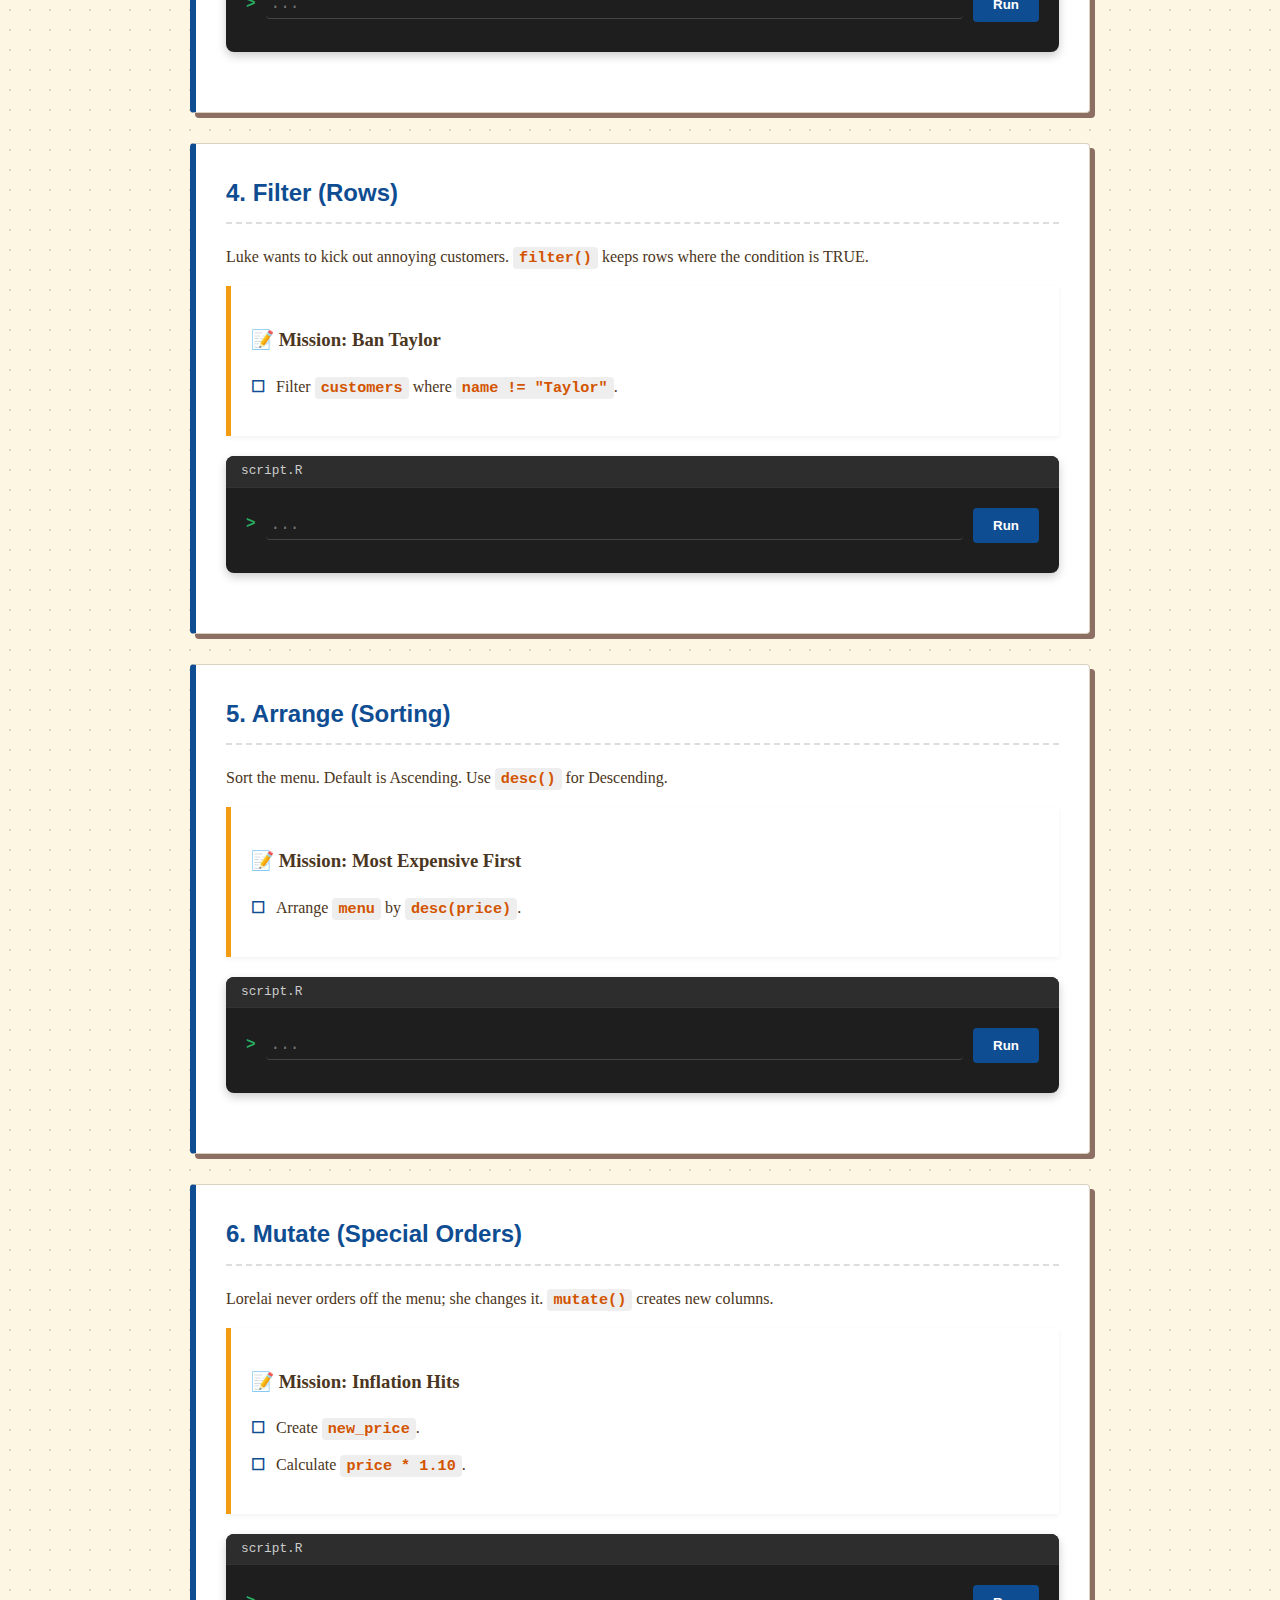
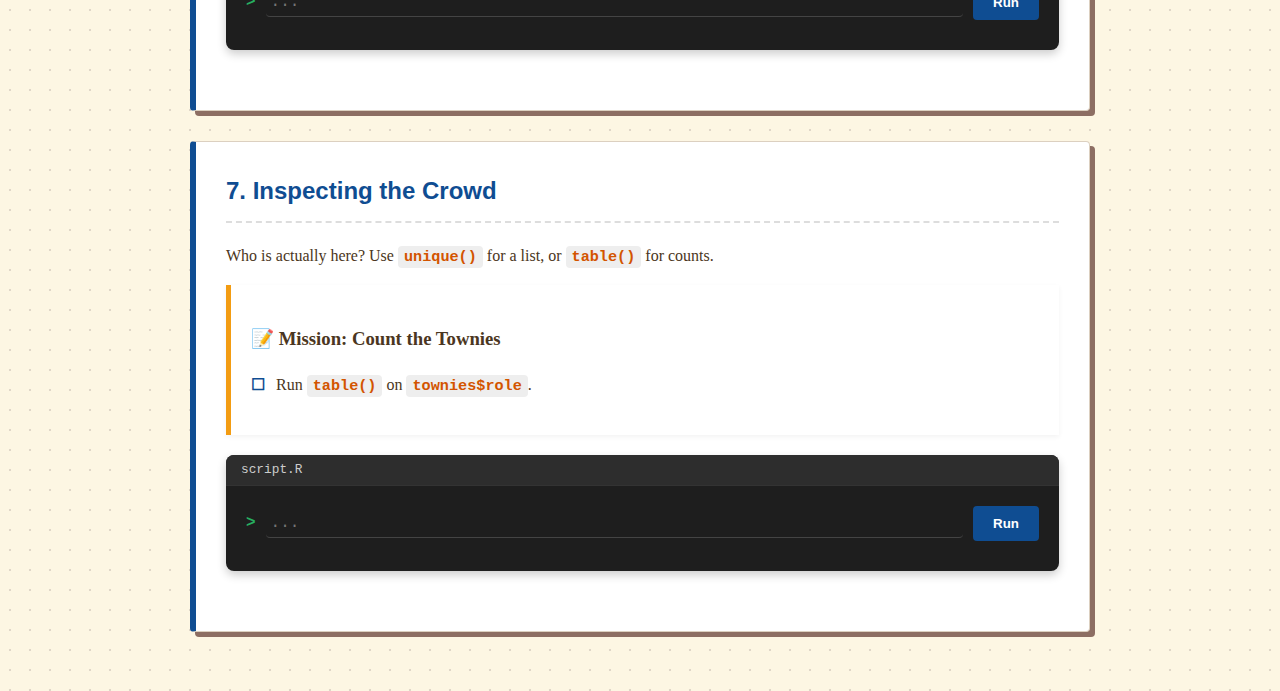
<file: wrangling.html>
<!DOCTYPE html>
<html lang="en">
<head>
    <meta charset="UTF-8">
    <meta name="viewport" content="width=device-width, initial-scale=1.0">
    <title>Module 2: Luke's Diner</title>
    <link rel="stylesheet" href="style.css">
    <script src="script.js" defer></script>
</head>
<body>
<nav><a href="index.html">&larr; Back to Town</a></nav>
<header>
    <h1>Module 2: Wrangling at Luke's</h1>
    <p>"I can't filter my feelings, but I can filter this data."</p>
</header>

<div class="concept-card">
    <h2>1. The Data Frame (The Menu)</h2>
    <p>A Data Frame is a table. Rows are observations, columns are variables.</p>
    <p>Use <code>glimpse(diner_data)</code> to peek at it.</p>
</div>

<div class="concept-card">
    <h2>2. Select vs Pull (The Receipt)</h2>
    <p><strong>Critical Concept:</strong></p>
    <ul>
        <li><code>select()</code>: Returns a <strong>Table</strong> (Data Frame).</li>
        <li><code>pull()</code>: Returns a <strong>Vector</strong> (List of numbers). Used for math!</li>
    </ul>
    <div class="instruction-box">
        <h3>📝 Mission: Calculate Profits</h3>
        <ul class="instruction-list">
            <li>Extract the <code>price</code> column from <code>menu</code> using <code>pull(price)</code>.</li>
        </ul>
    </div>
    <div class="editor-container">
        <div class="editor-header">script.R</div>
        <div class="editor-body">
            <div class="code-input-line">
                <span class="prompt">></span>
                <input type="text" class="editor-input input-code" placeholder="...">
                <button class="check-btn" data-answer="menu |> pull(price)" data-output="[1] 12.00  6.50  3.00">Run</button>
            </div>
        </div>
        <div class="console-output feedback"></div>
    </div>
</div>

<div class="concept-card">
    <h2>3. The Dollar Sign ($)</h2>
    <p>The <code>$</code> is a shortcut for <code>pull()</code>. It grabs a specific column.</p>
    <p><em>Think:</em> <code>Luke's_Wallet$Cash</code>.</p>
    <div class="instruction-box">
        <h3>📝 Mission: Grab the Tips</h3>
        <ul class="instruction-list">
            <li>Extract the <code>tips</code> column from <code>orders</code> using <code>$</code>.</li>
        </ul>
    </div>
    <div class="editor-container">
        <div class="editor-header">script.R</div>
        <div class="editor-body">
            <div class="code-input-line">
                <span class="prompt">></span>
                <input type="text" class="editor-input input-code" placeholder="...">
                <button class="check-btn" data-answer="orders$tips" data-output="[1] 2.00 5.00 0.00">Run</button>
            </div>
        </div>
        <div class="console-output feedback"></div>
    </div>
</div>

<div class="concept-card">
    <h2>4. Filter (Rows)</h2>
    <p>Luke wants to kick out annoying customers. <code>filter()</code> keeps rows where the condition is TRUE.</p>
    <div class="instruction-box">
        <h3>📝 Mission: Ban Taylor</h3>
        <ul class="instruction-list">
            <li>Filter <code>customers</code> where <code>name != "Taylor"</code>.</li>
        </ul>
    </div>
    <div class="editor-container">
        <div class="editor-header">script.R</div>
        <div class="editor-body">
            <div class="code-input-line">
                <span class="prompt">></span>
                <input type="text" class="editor-input input-code" placeholder="...">
                <button class="check-btn" data-answer='customers |> filter(name != "Taylor")' data-output="  name      status<br>1 Lorelai   VIP<br>2 Rory      VIP">Run</button>
            </div>
        </div>
        <div class="console-output feedback"></div>
    </div>
</div>

<div class="concept-card">
    <h2>5. Arrange (Sorting)</h2>
    <p>Sort the menu. Default is Ascending. Use <code>desc()</code> for Descending.</p>
    <div class="instruction-box">
        <h3>📝 Mission: Most Expensive First</h3>
        <ul class="instruction-list">
            <li>Arrange <code>menu</code> by <code>desc(price)</code>.</li>
        </ul>
    </div>
    <div class="editor-container">
        <div class="editor-header">script.R</div>
        <div class="editor-body">
            <div class="code-input-line">
                <span class="prompt">></span>
                <input type="text" class="editor-input input-code" placeholder="...">
                <button class="check-btn" data-answer="menu |> arrange(desc(price))" data-output="  item           price<br>1 Lobster_Roll   25.00">Run</button>
            </div>
        </div>
        <div class="console-output feedback"></div>
    </div>
</div>

<div class="concept-card">
    <h2>6. Mutate (Special Orders)</h2>
    <p>Lorelai never orders off the menu; she changes it. <code>mutate()</code> creates new columns.</p>
    <div class="instruction-box">
        <h3>📝 Mission: Inflation Hits</h3>
        <ul class="instruction-list">
            <li>Create <code>new_price</code>.</li>
            <li>Calculate <code>price * 1.10</code>.</li>
        </ul>
    </div>
    <div class="editor-container">
        <div class="editor-header">script.R</div>
        <div class="editor-body">
            <div class="code-input-line">
                <span class="prompt">></span>
                <input type="text" class="editor-input input-code" placeholder="...">
                <button class="check-btn" data-answer="menu |> mutate(new_price = price * 1.10)" data-output="  item    price  new_price<br>1 Burger  12.00  13.20">Run</button>
            </div>
        </div>
        <div class="console-output feedback"></div>
    </div>
</div>

<div class="concept-card">
    <h2>7. Inspecting the Crowd</h2>
    <p>Who is actually here? Use <code>unique()</code> for a list, or <code>table()</code> for counts.</p>
    <div class="instruction-box">
        <h3>📝 Mission: Count the Townies</h3>
        <ul class="instruction-list">
            <li>Run <code>table()</code> on <code>townies$role</code>.</li>
        </ul>
    </div>
    <div class="editor-container">
        <div class="editor-header">script.R</div>
        <div class="editor-body">
            <div class="code-input-line">
                <span class="prompt">></span>
                <input type="text" class="editor-input input-code" placeholder="...">
                <button class="check-btn" data-answer="table(townies$role)" data-output="Owner: 1  Mechanic: 1  Selectman: 1">Run</button>
            </div>
        </div>
        <div class="console-output feedback"></div>
    </div>
</div>
</body>
</html>
</file>
<file: style.css>
/* --- GLOBAL THEME: STARS HOLLOW BOOKSTORE (RESTORED) --- */
:root {
    /* The EXACT palette you loved */
    --coffee-dark: #4b3621;   /* Espresso Text */
    --coffee-light: #8d6e63;  /* Latte Accents */
    --luke-yellow: #f1c40f;   /* Luke's Sign */
    --autumn-orange: #d35400; /* Pumpkin Patch */
    --yale-blue: #0f4d92;     /* Rory's Blazer */
    --paper-white: #fdf6e3;   /* Old Book Pages */
    --luke-accent: #f39c12;  /* The "Luke's Diner" Orange */
    /* The functional fix for code */
    --code-bg: #282c34;       /* Dark High-Contrast */
}

body {
    font-family: 'Georgia', 'Times New Roman', serif; /* Bookish font */
    line-height: 1.6;
    color: var(--coffee-dark); /* Restored the warm brown text */
    max-width: 900px;
    margin: 0 auto;
    padding: 40px;
    background-color: var(--paper-white);
    background-image: radial-gradient(#e0d6c8 1px, transparent 1px); /* Restored the dots */
    background-size: 20px 20px;
}

/* --- HEADER (Restored the Orange Borders) --- */
header {
    background: white;
    border-top: 5px solid var(--autumn-orange);    /* The orange stripe is back */
    border-bottom: 5px solid var(--autumn-orange); /* The orange stripe is back */
    padding: 40px;
    text-align: center;
    box-shadow: 0 4px 10px rgba(75, 54, 33, 0.1);
    margin-bottom: 40px;
    border-radius: 4px;
}

h1 {
    margin: 0;
    font-family: 'Segoe UI', sans-serif;
    font-size: 2.8em;
    color: var(--autumn-orange); /* Restored orange header */
    text-shadow: 1px 1px 0px var(--coffee-dark); /* Restored the retro shadow */
}

/* --- NAVIGATION --- */
nav { text-align: center; margin-bottom: 20px; font-family: sans-serif; font-weight: bold; }
nav a { color: var(--yale-blue); text-decoration: none; margin: 0 10px; }
nav a:hover { color: var(--autumn-orange); text-decoration: underline; }

/* --- CARDS (Restored the Brown Shadows) --- */
.concept-card {
    background: white;
    border: 1px solid #dcd0c0;
    border-left: 6px solid var(--yale-blue);
    padding: 30px;
    margin-bottom: 30px;
    box-shadow: 5px 5px 0px var(--coffee-light); /* The retro block shadow is back */
    border-radius: 4px;
}

.concept-card h2 {
    font-family: 'Segoe UI', sans-serif;
    color: var(--yale-blue);
    margin-top: 0;
    border-bottom: 2px dashed #ddd;
    padding-bottom: 10px;
}

/* --- MODULE CARDS (Homepage Hover Effect) --- */
.module-grid { display: grid; grid-template-columns: repeat(auto-fit, minmax(300px, 1fr)); gap: 25px; }

.module-card {
    background: white;
    padding: 30px;
    border: 1px solid #dcd0c0;
    border-radius: 4px;
    box-shadow: 5px 5px 0px var(--coffee-light); /* Block shadow */
    transition: transform 0.2s;
    text-decoration: none;
    color: var(--coffee-dark);
    display: block;
}

.module-card:hover {
    transform: translateY(-5px);
    box-shadow: 8px 8px 0px var(--autumn-orange); /* Orange shadow on hover */
}

.module-card h2 {
    color: var(--yale-blue);
    margin-top: 0;
    font-family: sans-serif;
}

/* --- DARK CODE BLOCKS (The Fix You Wanted) --- */
pre {
    background: var(--code-bg);
    color: #abb2bf;
    padding: 20px;
    border-radius: 6px;
    overflow-x: auto;
    position: relative; /* KEEPS BUTTON INSIDE */
    border: 1px solid var(--coffee-dark); /* Adds a nice border definition */
}

code { font-family: 'Consolas', monospace; font-size: 0.95em; }

/* Inline code (like `filter`) stays light but matches theme */
p code, li code {
    background: #eee;
    color: var(--autumn-orange); /* Orange text for inline code */
    padding: 2px 6px;
    border-radius: 4px;
    font-weight: bold;
}
pre code { background: transparent; color: inherit; padding: 0; font-weight: normal; }

/* --- COPY BUTTON (Inside the box) --- */
.copy-btn {
    position: absolute;
    top: 10px;
    right: 10px;
    background: rgba(255, 255, 255, 0.1);
    border: 1px solid rgba(255, 255, 255, 0.2);
    color: #aaa;
    padding: 4px 10px;
    border-radius: 4px;
    font-size: 0.8em;
    cursor: pointer;
    transition: all 0.2s;
}
.copy-btn:hover { background: var(--luke-yellow); color: var(--coffee-dark); }

/* --- QUIZ UI --- */
.quiz-section {
    background: #fff8e1; /* Luke's Diner Yellow-ish */
    border: 2px solid var(--luke-yellow);
    padding: 25px;
    border-radius: 10px;
    margin-top: 40px;
    box-shadow: 5px 5px 0px rgba(0,0,0,0.1);
}

.btn-opt {
    display: block; width: 100%; padding: 12px; margin-bottom: 10px;
    border: 1px solid #dcd0c0; background: white; cursor: pointer;
    font-family: sans-serif; transition: 0.2s;
}
.btn-opt:hover { background: #fff3cd; border-color: var(--luke-yellow); }
.btn-opt.correct { background: #d4edda; border-color: #c3e6cb; color: #155724; }
.btn-opt.wrong { background: #f8d7da; border-color: #f5c6cb; color: #721c24; }

.check-btn {
    background: var(--yale-blue);
    color: white;
    border: none;
    padding: 10px 20px;
    border-radius: 4px;
    cursor: pointer;
    font-weight: bold;
    margin-left: 10px;
}
.input-code { padding: 10px; border: 2px solid #dcd0c0; border-radius: 4px; width: 60%; font-family: monospace; }
/* --- FLOATING CHEAT SHEET (The Fix) --- */
.cheat-fab {
    position: fixed;
    bottom: 30px;
    right: 30px;
    background: var(--luke-yellow); /* Luke's Yellow */
    color: var(--coffee-dark);
    width: 60px;
    height: 60px;
    border-radius: 50%;
    display: flex;
    align-items: center;
    justify-content: center;
    font-size: 30px;
    font-weight: bold;
    box-shadow: 5px 5px 0px rgba(0,0,0,0.1); /* Retro Shadow */
    cursor: pointer;
    transition: transform 0.2s;
    z-index: 9999;
    border: 2px solid var(--coffee-dark); /* Defined border */
}

.cheat-fab:hover { transform: scale(1.1); background: var(--autumn-orange); color: white; }

.cheat-menu {
    display: none; /* Hidden until hover */
    position: fixed;
    bottom: 100px;
    right: 30px;
    background: white;
    border: 2px solid var(--coffee-dark);
    padding: 15px;
    border-radius: 8px;
    width: 260px;
    box-shadow: 5px 5px 0px rgba(0,0,0,0.1);
    z-index: 9999;
    font-family: sans-serif;
    font-size: 0.9em;
}

/* Show menu when hovering the button OR the menu itself */
.cheat-fab:hover + .cheat-menu, .cheat-menu:hover { display: block; }

.cheat-item { margin-bottom: 8px; border-bottom: 1px dashed #ccc; padding-bottom: 5px; }
.cheat-item strong { color: var(--yale-blue); }

/* --- CODECADEMY STYLE LAYOUT --- */

/* The "Instructions" Box */
.instruction-box {
    background: white;
    border-left: 5px solid var(--luke-accent);
    padding: 20px;
    margin-bottom: 20px;
    box-shadow: 0 2px 5px rgba(0,0,0,0.05);
}
.instruction-list { list-style: none; padding: 0; }
.instruction-list li { margin-bottom: 10px; padding-left: 25px; position: relative; }
.instruction-list li:before {
    content: "☐"; /* Checkbox */
    position: absolute; left: 0; color: var(--yale-blue); font-weight: bold;
}

/* The "Mock Editor" (Dark Area) */
.editor-container {
    background: #1e1e1e; /* VS Code / RStudio Dark */
    border-radius: 8px;
    padding: 0; /* Header handles padding */
    overflow: hidden;
    margin-bottom: 30px;
    box-shadow: 0 4px 10px rgba(0,0,0,0.2);
    font-family: 'Consolas', monospace;
}

.editor-header {
    background: #2d2d2d;
    color: #ccc;
    padding: 5px 15px;
    font-size: 0.8em;
    border-bottom: 1px solid #333;
}

.editor-body { padding: 20px; }

/* The Input Line (Where they type) */
.code-input-line {
    display: flex;
    align-items: center;
    margin-bottom: 10px;
}

.line-number { color: #555; margin-right: 15px; user-select: none; }
.prompt { color: #27ae60; margin-right: 10px; font-weight: bold; } /* The > arrow */

.editor-input {
    background: transparent;
    border: none;
    border-bottom: 1px solid #444;
    color: #d4d4d4; /* Code color */
    font-family: 'Consolas', monospace;
    font-size: 1em;
    width: 100%;
    padding: 5px;
}
.editor-input:focus { outline: none; border-bottom: 1px solid var(--yale-blue); }

/* The Console Output (Feedback) */
.console-output {
    background: black;
    color: #ccc;
    padding: 15px;
    font-family: 'Courier New', monospace;
    font-size: 0.9em;
    border-top: 1px solid #333;
    display: none; /* Hidden until run */
}
/* --- AUTHOR PHOTO STYLING --- */
.author-photo {
    width: 150px;            /* Sets the size */
    height: 150px;           /* Keeps it square */
    object-fit: cover;       /* Ensures photo crops nicely and doesn't squish */
    border-radius: 50%;      /* Makes it a perfect circle */
    border: 4px solid var(--autumn-orange); /* Adds a themed border */
    box-shadow: 0 4px 10px rgba(0,0,0,0.1); /* Adds a soft shadow */
    margin-bottom: 20px;     /* Adds space below the image */
    display: block;
    margin-left: auto;
    margin-right: auto;
}
/* --- TOWN SQUARE MENU --- */
.town-square-menu {
    display: flex;
    justify-content: center;
    gap: 20px;
    margin: 40px 0;
    flex-wrap: wrap;
}

.town-menu-item {
    background: white;
    border: 2px solid var(--coffee-light); /* Soft brown border */
    border-radius: 12px;
    padding: 20px 30px;
    text-decoration: none;
    color: var(--coffee-dark);
    display: flex;
    align-items: center;
    gap: 15px;
    transition: all 0.2s ease;
    box-shadow: 0 4px 6px rgba(0,0,0,0.05);
    flex: 1;
    min-width: 250px;
    max-width: 400px;
}

.town-menu-item:hover {
    transform: translateY(-3px);
    border-color: var(--autumn-orange); /* Orange glow */
    background: #fffdf5; /* Warm tint */
    box-shadow: 0 8px 15px rgba(0,0,0,0.1);
}

.menu-icon {
    font-size: 2.5em;
    display: block;
}

.menu-text h3 {
    margin: 0;
    font-family: 'Segoe UI', sans-serif;
    color: var(--yale-blue);
    font-size: 1.1em;
}

.menu-text p {
    margin: 5px 0 0 0;
    font-size: 0.9em;
    color: #666;
    font-style: italic;
}
</file>
